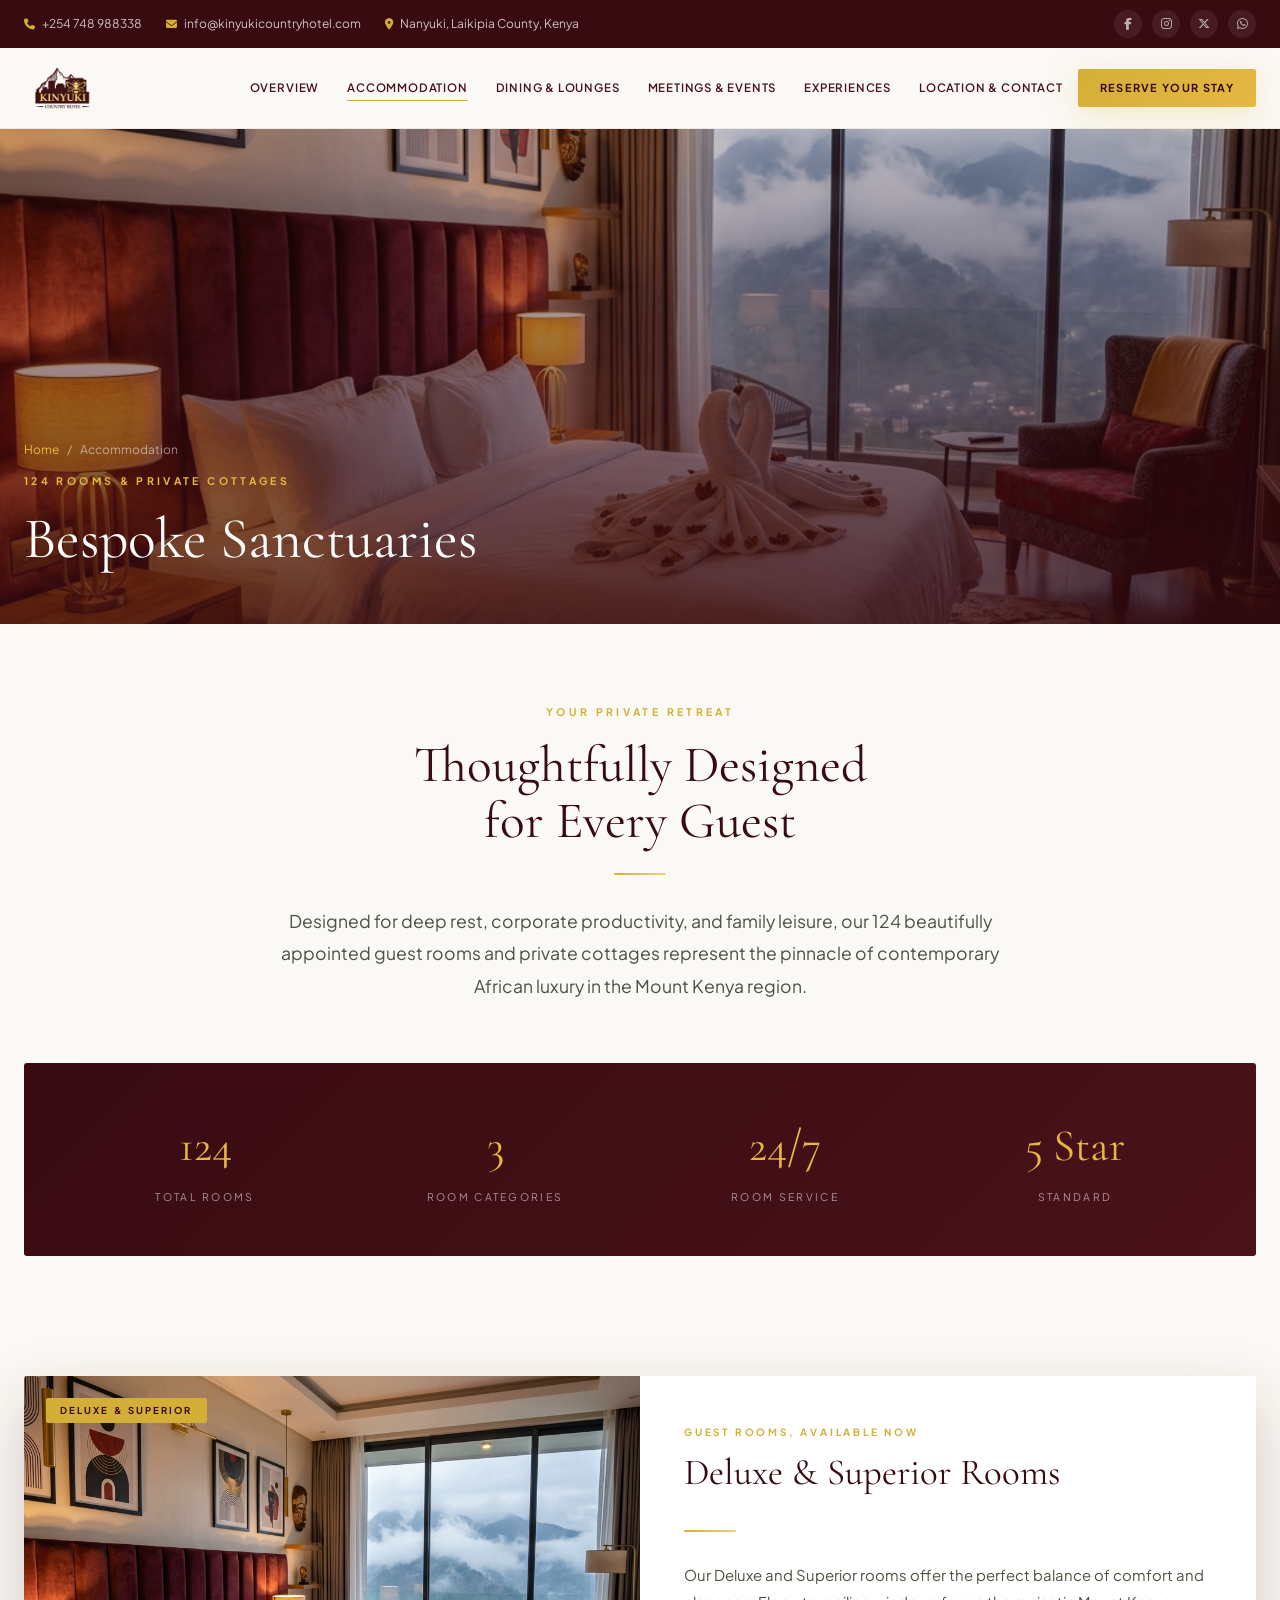
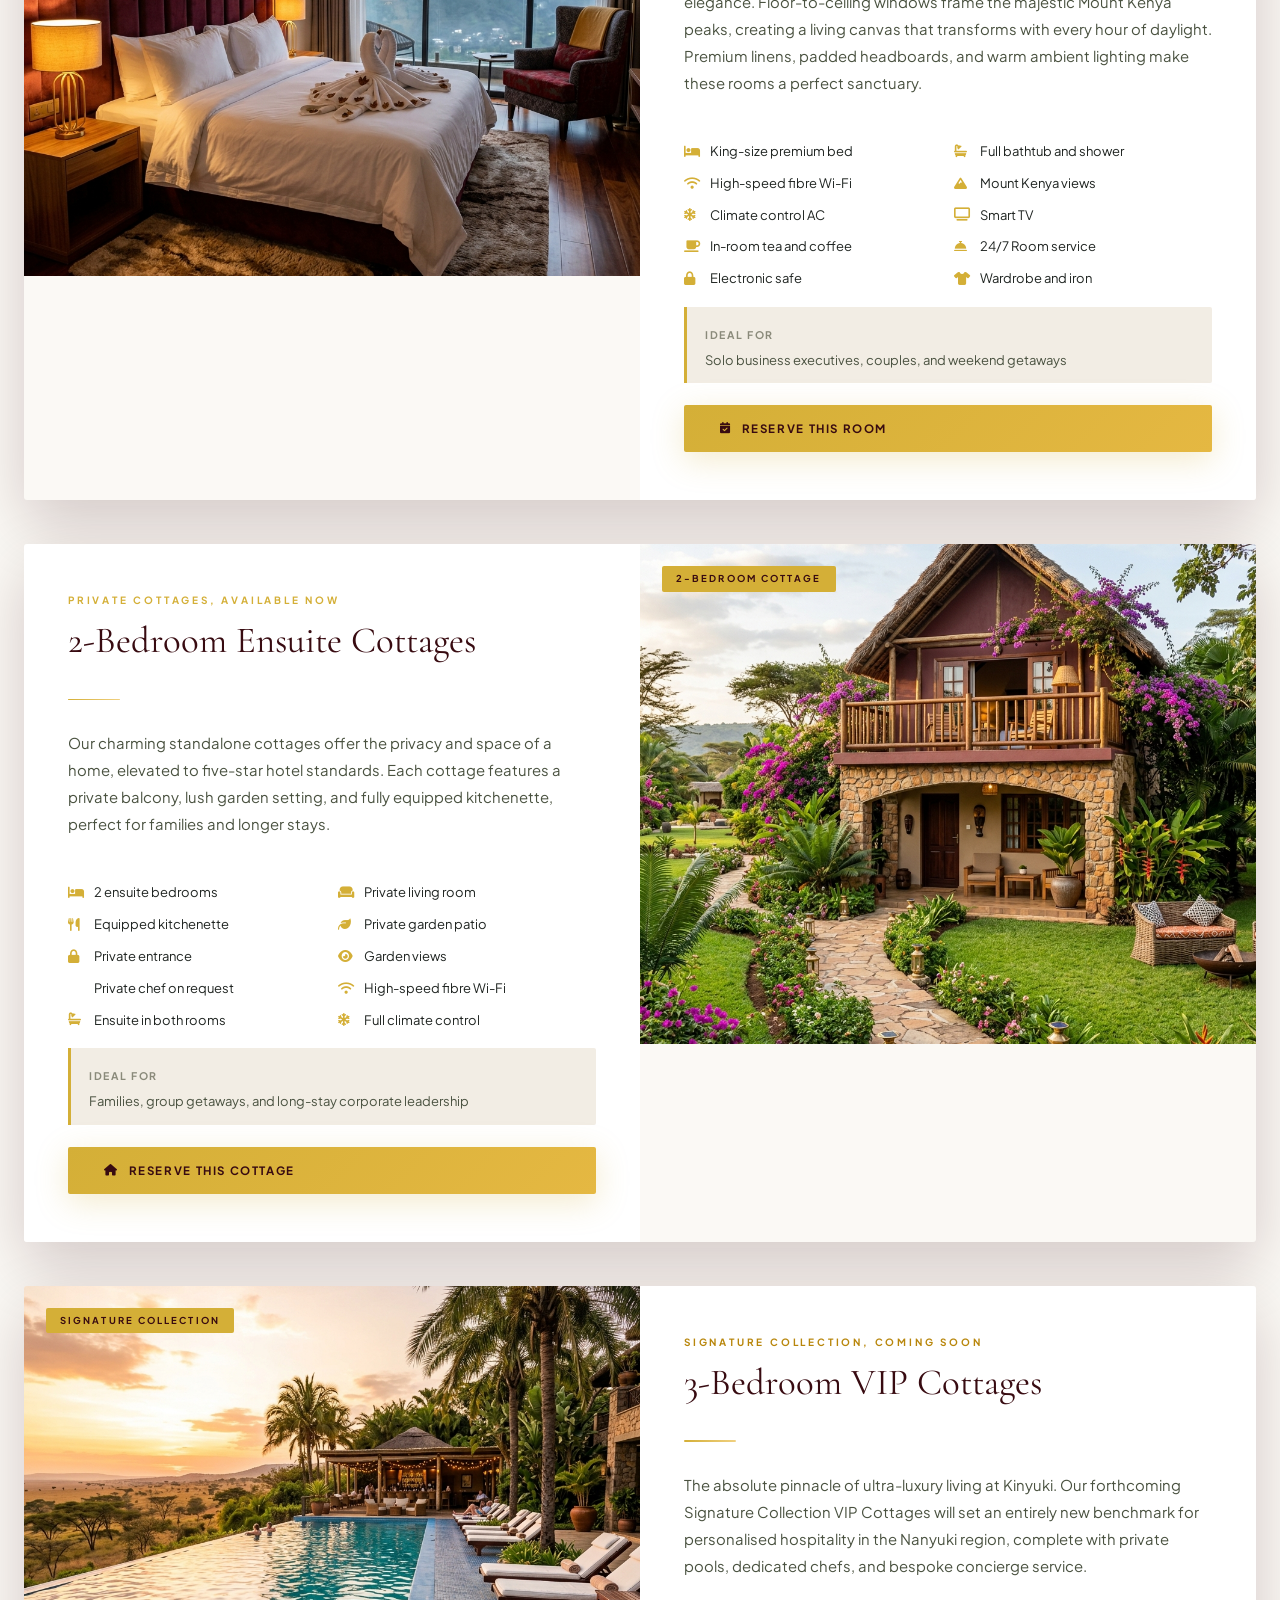
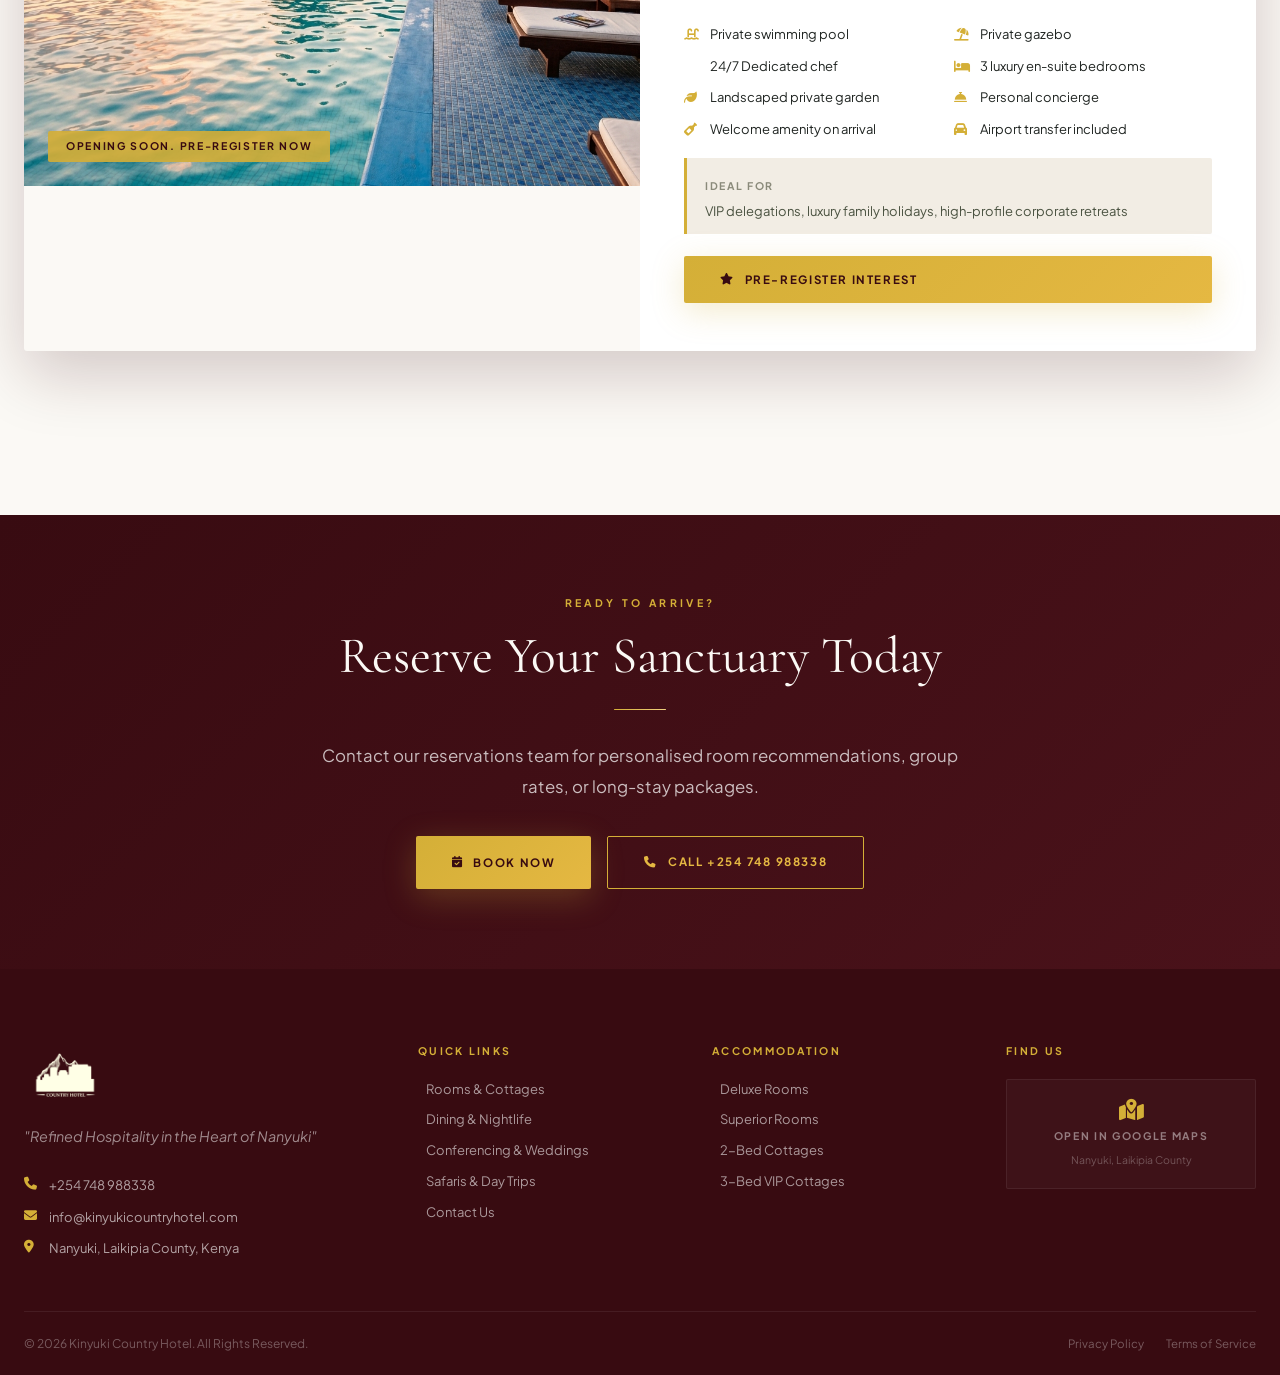
<file: accommodation.html>
<!DOCTYPE html>
<html lang="en">
<head>
  <meta charset="UTF-8" />
  <meta name="viewport" content="width=device-width, initial-scale=1.0" />
  <title>Accommodation | Kinyuki Country Hotel — 124 Luxury Rooms &amp; Cottages, Nanyuki</title>
  <meta name="description" content="Choose from 124 beautifully appointed rooms and private cottages at Kinyuki Country Hotel. Deluxe rooms, 2-bedroom cottages, and VIP 3-bedroom signature cottages." />
  <link rel="icon" type="image/x-icon" href="assets/images/Kinyuki Logo (1).ico" />
  <link rel="stylesheet" href="css/styles.css" />
  <link rel="stylesheet" href="https://cdnjs.cloudflare.com/ajax/libs/font-awesome/6.5.0/css/all.min.css" />
</head>
<body>

  <div id="site-nav"></div>

  <div class="page-hero">
    <img src="assets/images/deluxe_room.png" alt="Luxury guest room at Kinyuki Country Hotel" />
    <div class="page-hero-content">
      <div class="container">
        <div class="breadcrumb"><a href="index.html">Home</a><span>/</span> Accommodation</div>
        <span class="section-label">124 Rooms &amp; Private Cottages</span>
        <h1>Bespoke Sanctuaries</h1>
      </div>
    </div>
  </div>

  <!-- Intro -->
  <section style="padding:80px 0 60px;background:var(--cream);">
    <div class="container">
      <div style="max-width:760px;margin:0 auto;text-align:center;">
        <span class="section-label reveal" style="display:block;text-align:center;">Your Private Retreat</span>
        <h2 class="section-title reveal reveal-delay-1" style="text-align:center;">Thoughtfully Designed<br>for Every Guest</h2>
        <div class="gold-divider centered reveal reveal-delay-1"></div>
        <p class="section-sub reveal reveal-delay-2" style="max-width:100%;font-size:1.1rem;text-align:center;">Designed for deep rest, corporate productivity, and family leisure, our 124 beautifully appointed guest rooms and private cottages represent the pinnacle of contemporary African luxury in the Mount Kenya region.</p>
      </div>
      <div class="acc-highlights reveal">
        <div class="highlight-stat"><span class="num">124</span><span class="lbl">Total Rooms</span></div>
        <div class="highlight-stat"><span class="num">3</span><span class="lbl">Room Categories</span></div>
        <div class="highlight-stat"><span class="num">24/7</span><span class="lbl">Room Service</span></div>
        <div class="highlight-stat"><span class="num">5 Star</span><span class="lbl">Standard</span></div>
      </div>
    </div>
  </section>

  <!-- Full Room Showcases -->
  <section style="padding:0 0 var(--section-py);background:var(--cream);">
    <div class="container">

      <!-- Deluxe & Superior -->
      <div class="room-full-card reveal">
        <div class="room-full-image">
          <span class="room-badge">Deluxe &amp; Superior</span>
          <img src="assets/images/deluxe_room.png" alt="Deluxe and Superior Room at Kinyuki Country Hotel" />
        </div>
        <div class="room-full-info">
          <div class="room-type-label">Guest Rooms, Available Now</div>
          <h2 style="font-size:2.3rem;color:var(--burgundy-deep);font-family:var(--font-serif);margin-bottom:18px;">Deluxe &amp; Superior Rooms</h2>
          <div class="gold-divider"></div>
          <p class="room-desc">Our Deluxe and Superior rooms offer the perfect balance of comfort and elegance. Floor-to-ceiling windows frame the majestic Mount Kenya peaks, creating a living canvas that transforms with every hour of daylight. Premium linens, padded headboards, and warm ambient lighting make these rooms a perfect sanctuary.</p>
          <div class="amenities-full">
            <div class="amenity"><i class="fa fa-bed am-icon"></i> King-size premium bed</div>
            <div class="amenity"><i class="fa fa-bath am-icon"></i> Full bathtub and shower</div>
            <div class="amenity"><i class="fa fa-wifi am-icon"></i> High-speed fibre Wi-Fi</div>
            <div class="amenity"><i class="fa fa-mountain am-icon"></i> Mount Kenya views</div>
            <div class="amenity"><i class="fa fa-snowflake am-icon"></i> Climate control AC</div>
            <div class="amenity"><i class="fa fa-tv am-icon"></i> Smart TV</div>
            <div class="amenity"><i class="fa fa-coffee am-icon"></i> In-room tea and coffee</div>
            <div class="amenity"><i class="fa fa-concierge-bell am-icon"></i> 24/7 Room service</div>
            <div class="amenity"><i class="fa fa-lock am-icon"></i> Electronic safe</div>
            <div class="amenity"><i class="fa fa-tshirt am-icon"></i> Wardrobe and iron</div>
          </div>
          <div class="room-ideal" style="margin-bottom:22px;"><span>Ideal For</span><p>Solo business executives, couples, and weekend getaways</p></div>
          <button class="btn btn-gold" onclick="openBookingModal()" id="book-deluxe-acc"><i class="fa fa-calendar-check"></i> Reserve This Room</button>
        </div>
      </div>

      <!-- 2-Bed Cottage -->
      <div class="room-full-card reveal">
        <div class="room-full-image">
          <span class="room-badge">2-Bedroom Cottage</span>
          <img src="assets/images/cottage_exterior.png" alt="2-Bedroom Ensuite Cottage at Kinyuki Country Hotel" />
        </div>
        <div class="room-full-info">
          <div class="room-type-label">Private Cottages, Available Now</div>
          <h2 style="font-size:2.3rem;color:var(--burgundy-deep);font-family:var(--font-serif);margin-bottom:18px;">2-Bedroom Ensuite Cottages</h2>
          <div class="gold-divider"></div>
          <p class="room-desc">Our charming standalone cottages offer the privacy and space of a home, elevated to five-star hotel standards. Each cottage features a private balcony, lush garden setting, and fully equipped kitchenette, perfect for families and longer stays.</p>
          <div class="amenities-full">
            <div class="amenity"><i class="fa fa-bed am-icon"></i> 2 ensuite bedrooms</div>
            <div class="amenity"><i class="fa fa-couch am-icon"></i> Private living room</div>
            <div class="amenity"><i class="fa fa-utensils am-icon"></i> Equipped kitchenette</div>
            <div class="amenity"><i class="fa fa-leaf am-icon"></i> Private garden patio</div>
            <div class="amenity"><i class="fa fa-lock am-icon"></i> Private entrance</div>
            <div class="amenity"><i class="fa fa-eye am-icon"></i> Garden views</div>
            <div class="amenity"><i class="fa fa-hat-chef am-icon"></i> Private chef on request</div>
            <div class="amenity"><i class="fa fa-wifi am-icon"></i> High-speed fibre Wi-Fi</div>
            <div class="amenity"><i class="fa fa-bath am-icon"></i> Ensuite in both rooms</div>
            <div class="amenity"><i class="fa fa-snowflake am-icon"></i> Full climate control</div>
          </div>
          <div class="room-ideal" style="margin-bottom:22px;"><span>Ideal For</span><p>Families, group getaways, and long-stay corporate leadership</p></div>
          <button class="btn btn-gold" onclick="openBookingModal()" id="book-cottage2-acc"><i class="fa fa-home"></i> Reserve This Cottage</button>
        </div>
      </div>

      <!-- 3-Bed VIP -->
      <div class="room-full-card reveal">
        <div class="room-full-image">
          <span class="room-badge" style="background:var(--gold);color:var(--burgundy-deep);">Signature Collection</span>
          <img src="assets/images/pool_bar.png" alt="3-Bedroom VIP Cottage at Kinyuki Country Hotel" />
          <div style="position:absolute;bottom:24px;left:24px;z-index:3;background:rgba(212,175,55,0.90);color:var(--burgundy-deep);padding:7px 18px;border-radius:2px;font-size:10.5px;font-weight:700;letter-spacing:0.16em;text-transform:uppercase;">Opening Soon. Pre-Register Now</div>
        </div>
        <div class="room-full-info">
          <div class="room-type-label" style="color:#B8860B;">Signature Collection, Coming Soon</div>
          <h2 style="font-size:2.3rem;color:var(--burgundy-deep);font-family:var(--font-serif);margin-bottom:18px;">3-Bedroom VIP Cottages</h2>
          <div class="gold-divider"></div>
          <p class="room-desc">The absolute pinnacle of ultra-luxury living at Kinyuki. Our forthcoming Signature Collection VIP Cottages will set an entirely new benchmark for personalised hospitality in the Nanyuki region, complete with private pools, dedicated chefs, and bespoke concierge service.</p>
          <div class="amenities-full">
            <div class="amenity"><i class="fa fa-swimming-pool am-icon"></i> Private swimming pool</div>
            <div class="amenity"><i class="fa fa-umbrella-beach am-icon"></i> Private gazebo</div>
            <div class="amenity"><i class="fa fa-hat-chef am-icon"></i> 24/7 Dedicated chef</div>
            <div class="amenity"><i class="fa fa-bed am-icon"></i> 3 luxury en-suite bedrooms</div>
            <div class="amenity"><i class="fa fa-leaf am-icon"></i> Landscaped private garden</div>
            <div class="amenity"><i class="fa fa-concierge-bell am-icon"></i> Personal concierge</div>
            <div class="amenity"><i class="fa fa-wine-bottle am-icon"></i> Welcome amenity on arrival</div>
            <div class="amenity"><i class="fa fa-car am-icon"></i> Airport transfer included</div>
          </div>
          <div class="room-ideal" style="margin-bottom:22px;"><span>Ideal For</span><p>VIP delegations, luxury family holidays, high-profile corporate retreats</p></div>
          <button class="btn btn-gold" onclick="openBookingModal()" id="book-vip-acc"><i class="fa fa-star"></i> Pre-Register Interest</button>
        </div>
      </div>

    </div>
  </section>

  <!-- CTA -->
  <section style="padding:80px 0;background:linear-gradient(135deg,var(--burgundy-deep),var(--burgundy));text-align:center;">
    <div class="container">
      <span class="section-label reveal" style="display:block;text-align:center;">Ready to Arrive?</span>
      <h2 class="section-title light reveal reveal-delay-1">Reserve Your Sanctuary Today</h2>
      <div class="gold-divider centered reveal reveal-delay-1"></div>
      <p class="section-sub light reveal reveal-delay-2" style="margin:0 auto 34px;">Contact our reservations team for personalised room recommendations, group rates, or long-stay packages.</p>
      <div style="display:flex;gap:16px;justify-content:center;flex-wrap:wrap;" class="reveal reveal-delay-3">
        <button class="btn btn-gold" onclick="openBookingModal()" id="acc-book-cta">
          <i class="fa fa-calendar-check"></i> Book Now
        </button>
        <a href="tel:+254748988338" class="btn btn-outline-gold">
          <i class="fa fa-phone"></i> Call +254 748 988338
        </a>
      </div>
    </div>
  </section>

  <!-- Footer -->
  <footer>
    <div class="container">
      <div class="footer-main">
        <div><img src="assets/images/logo.png" alt="Kinyuki Country Hotel" class="footer-logo-img" /><p class="footer-slogan">"Refined Hospitality in the Heart of Nanyuki"</p><div class="footer-contact-list"><div class="footer-contact-item"><i class="fa fa-phone fc-icon"></i><a href="tel:+254748988338">+254 748 988338</a></div><div class="footer-contact-item"><i class="fa fa-envelope fc-icon"></i><a href="mailto:info@kinyukicountryhotel.com">info@kinyukicountryhotel.com</a></div><div class="footer-contact-item"><i class="fa fa-map-marker-alt fc-icon"></i><span>Nanyuki, Laikipia County, Kenya</span></div></div></div>
        <div class="footer-col"><h4>Quick Links</h4><div class="footer-links"><a href="accommodation.html">Rooms &amp; Cottages</a><a href="dining.html">Dining &amp; Nightlife</a><a href="events.html">Conferencing &amp; Weddings</a><a href="experiences.html">Safaris &amp; Day Trips</a><a href="contact.html">Contact Us</a></div></div>
        <div class="footer-col"><h4>Accommodation</h4><div class="footer-links"><a href="accommodation.html">Deluxe Rooms</a><a href="accommodation.html">Superior Rooms</a><a href="accommodation.html">2-Bed Cottages</a><a href="accommodation.html">3-Bed VIP Cottages</a></div></div>
        <div class="footer-col"><h4>Find Us</h4><a href="https://maps.google.com/?q=Kinyuki+Country+Hotel" target="_blank" class="footer-map-link"><i class="fa fa-map-marked-alt fm-icon"></i><span class="fm-label">Open in Google Maps</span><span class="fm-sub">Nanyuki, Laikipia County</span></a></div>
      </div>
      <div class="footer-bottom"><p class="footer-copyright">© 2026 Kinyuki Country Hotel. All Rights Reserved.</p><div class="footer-legal"><a href="#">Privacy Policy</a><a href="#">Terms of Service</a></div></div>
    </div>
  </footer>

  <div class="modal-overlay" id="booking-modal"><div class="modal"><div class="modal-header"><h2>Reserve Your Stay</h2><button class="modal-close" onclick="closeBookingModal()">&times;</button></div><div class="modal-body"><form id="booking-form" onsubmit="submitBooking(event)"><div class="form-row"><div class="form-group"><label>Full Name</label><input type="text" id="b-name" required /></div><div class="form-group"><label>Email Address</label><input type="email" id="b-email" required /></div></div><div class="form-row"><div class="form-group"><label>Phone Number</label><input type="tel" id="b-phone" required /></div><div class="form-group"><label>Room Type</label><select id="b-room"><option>Deluxe Room</option><option>Superior Room</option><option>2-Bed Ensuite Cottage</option><option>3-Bed VIP Cottage</option></select></div></div><div class="form-row"><div class="form-group"><label>Check-In Date</label><input type="date" id="b-checkin" required /></div><div class="form-group"><label>Check-Out Date</label><input type="date" id="b-checkout" required /></div></div><div class="form-group"><label>Special Requests</label><textarea id="b-notes"></textarea></div><button type="submit" class="form-submit" id="booking-submit-btn">Send Reservation Enquiry</button></form></div></div></div>
  <div class="modal-overlay" id="rfq-modal"><div class="modal"><div class="modal-header"><h2>Event Enquiry</h2><button class="modal-close" onclick="closeRFQModal()">&times;</button></div><div class="modal-body"><form id="rfq-form" onsubmit="submitRFQ(event)"><div class="form-row"><div class="form-group"><label>Name</label><input type="text" id="r-name" required /></div><div class="form-group"><label>Email</label><input type="email" id="r-email" required /></div></div><div class="form-group"><label>Phone</label><input type="tel" id="r-phone" required /></div><div class="form-group"><label>Event Type</label><select id="r-type"><option>Corporate Conference</option><option>Wedding</option><option>Gala Dinner</option><option>Other</option></select></div><div class="form-group"><label>Date</label><input type="date" id="r-date" required /></div><div class="form-group"><label>Details</label><textarea id="r-notes"></textarea></div><button type="submit" class="form-submit" id="rfq-submit-btn">Submit Request for Quote</button></form></div></div></div>

  <div class="sticky-cta" id="sticky-cta"><button class="sticky-btn" onclick="openBookingModal()" id="sticky-acc-btn"><i class="fa fa-calendar-check"></i> Reserve Your Stay</button></div>
  <script src="js/shared-nav.js"></script>
  <script src="js/main.js"></script>
</body>
</html>
</file>
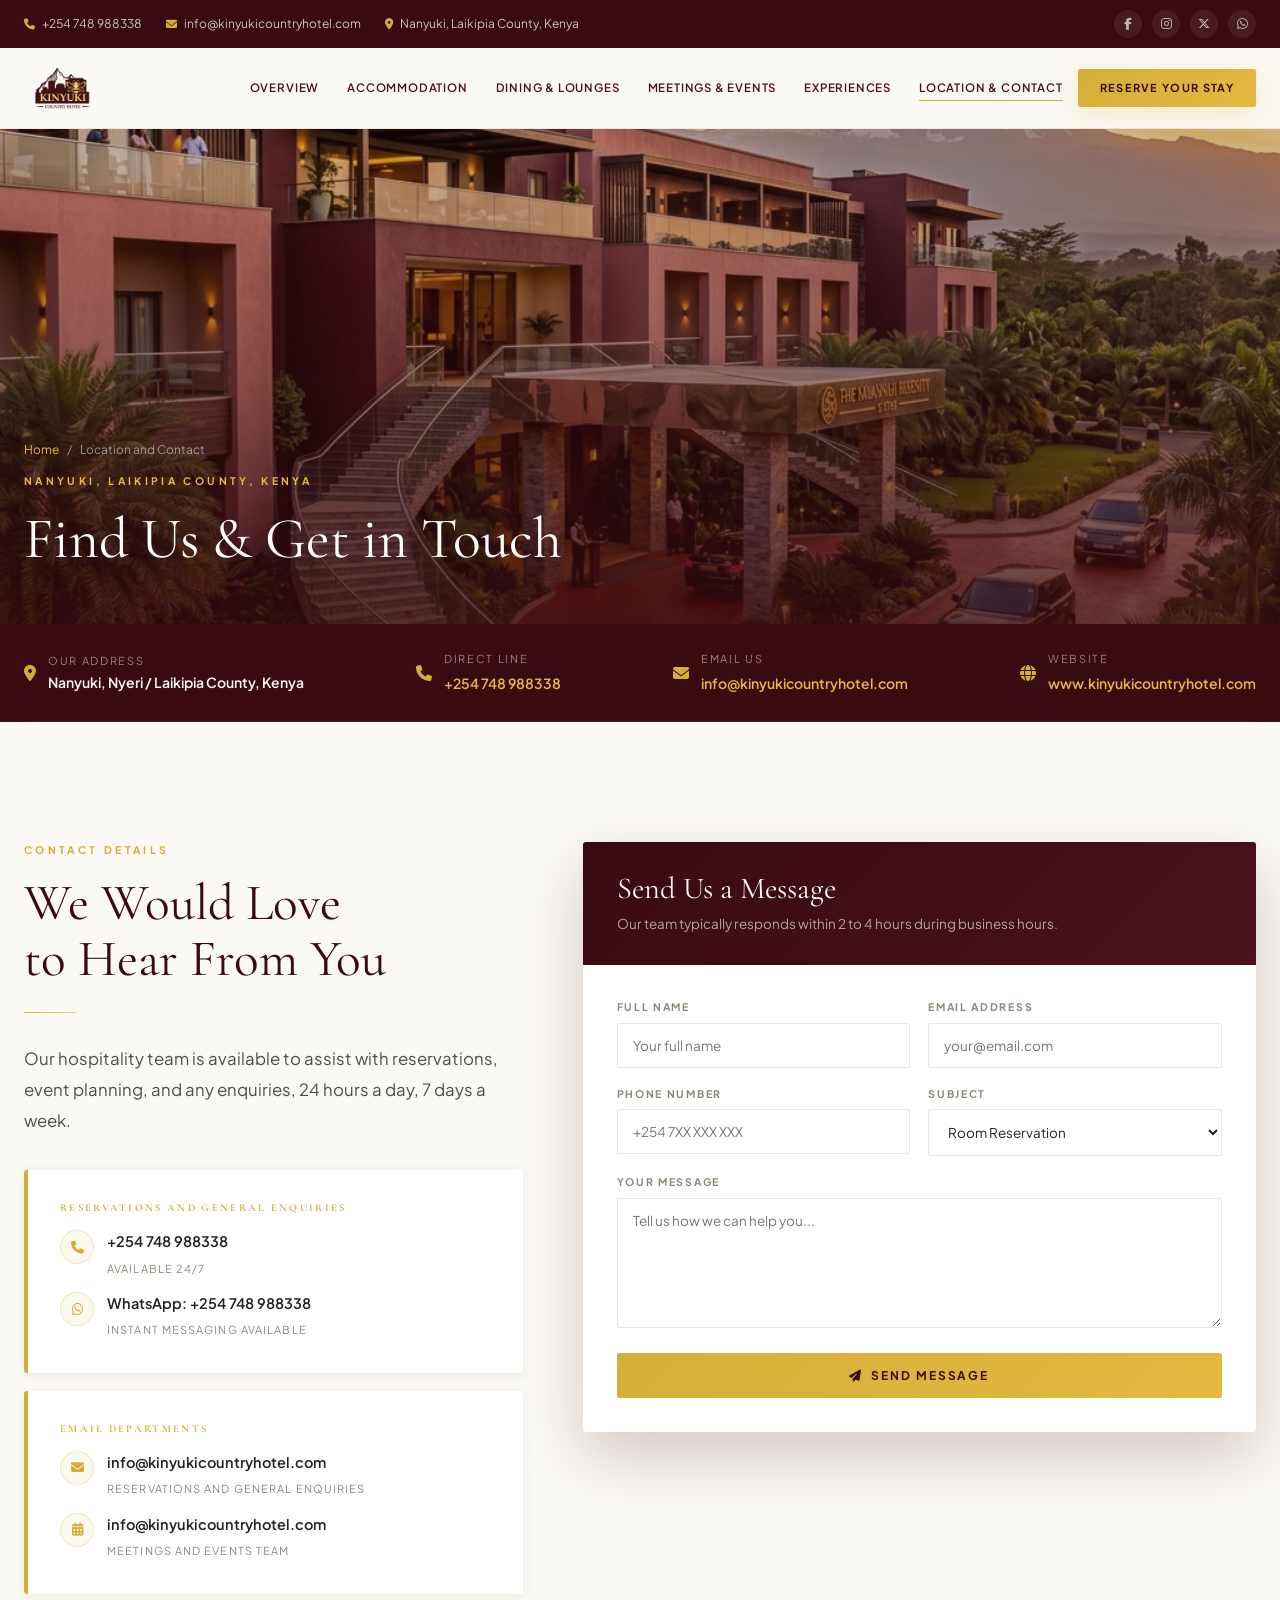
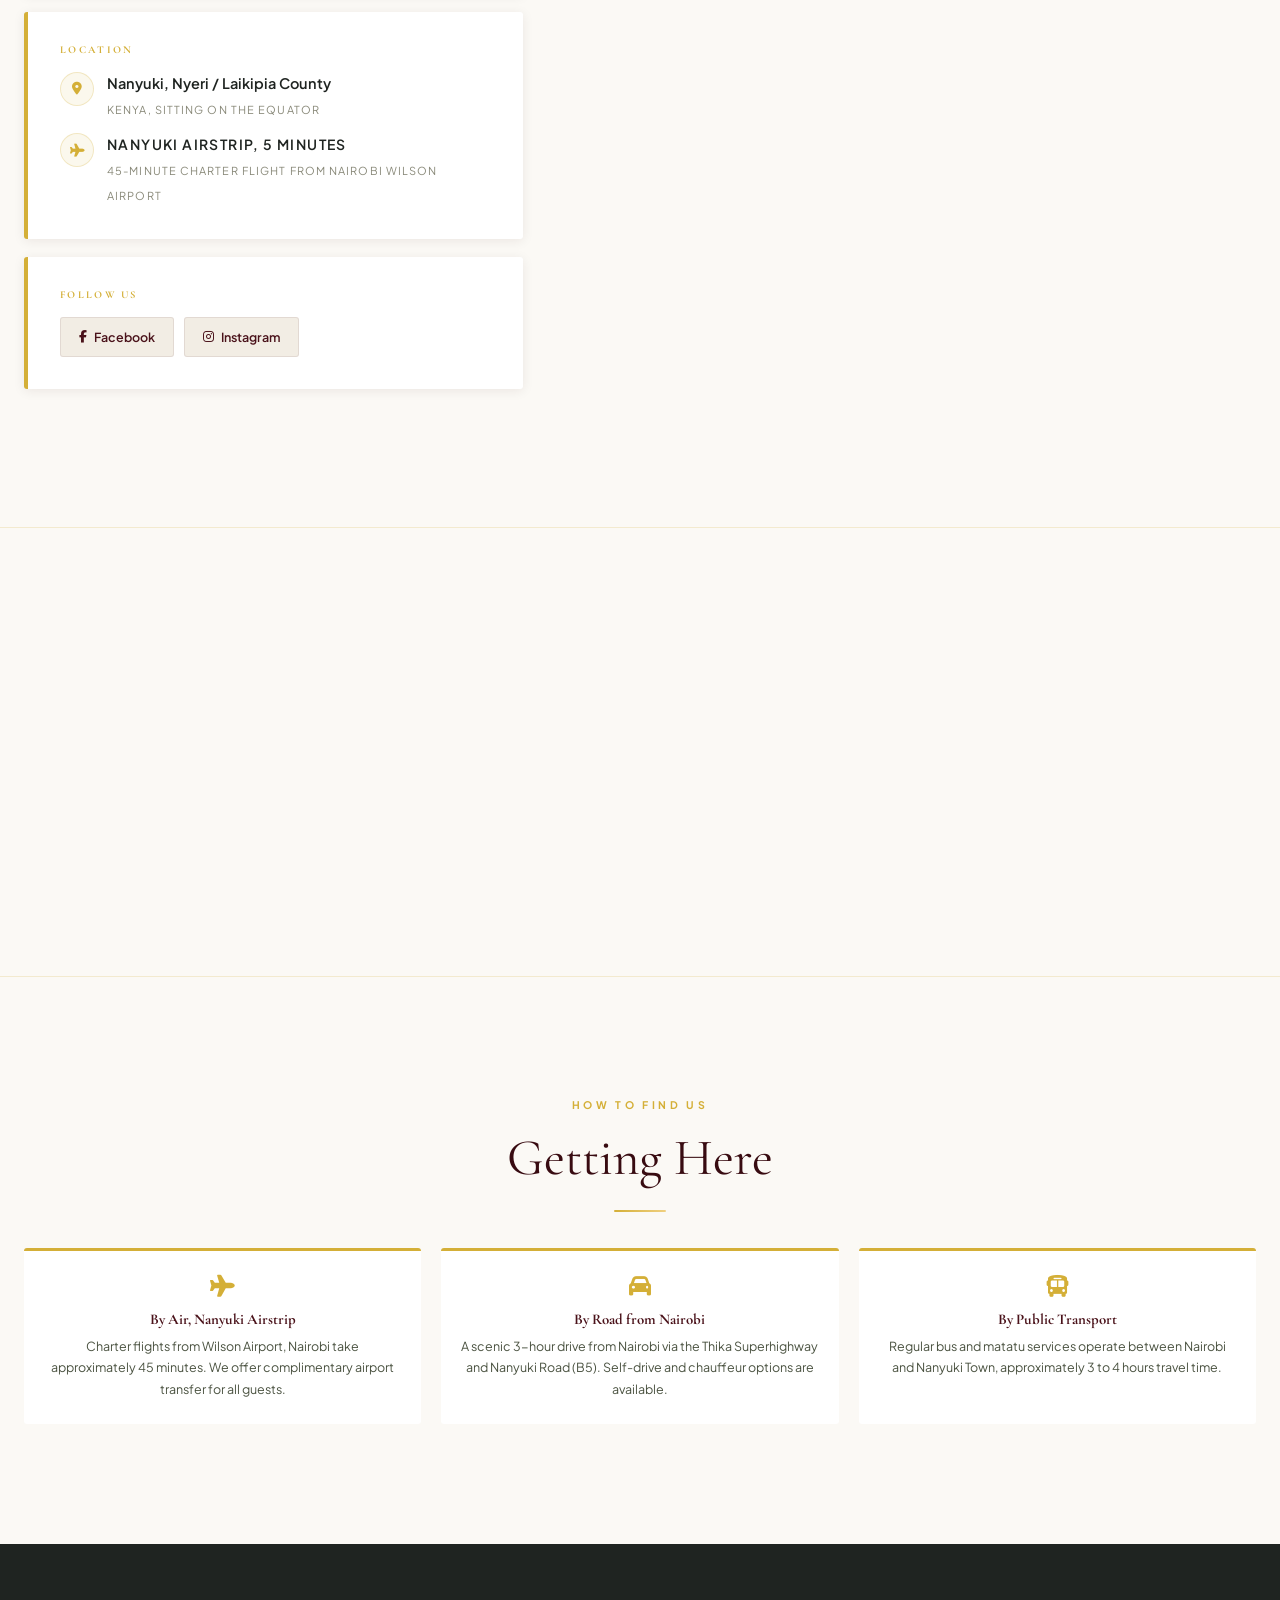
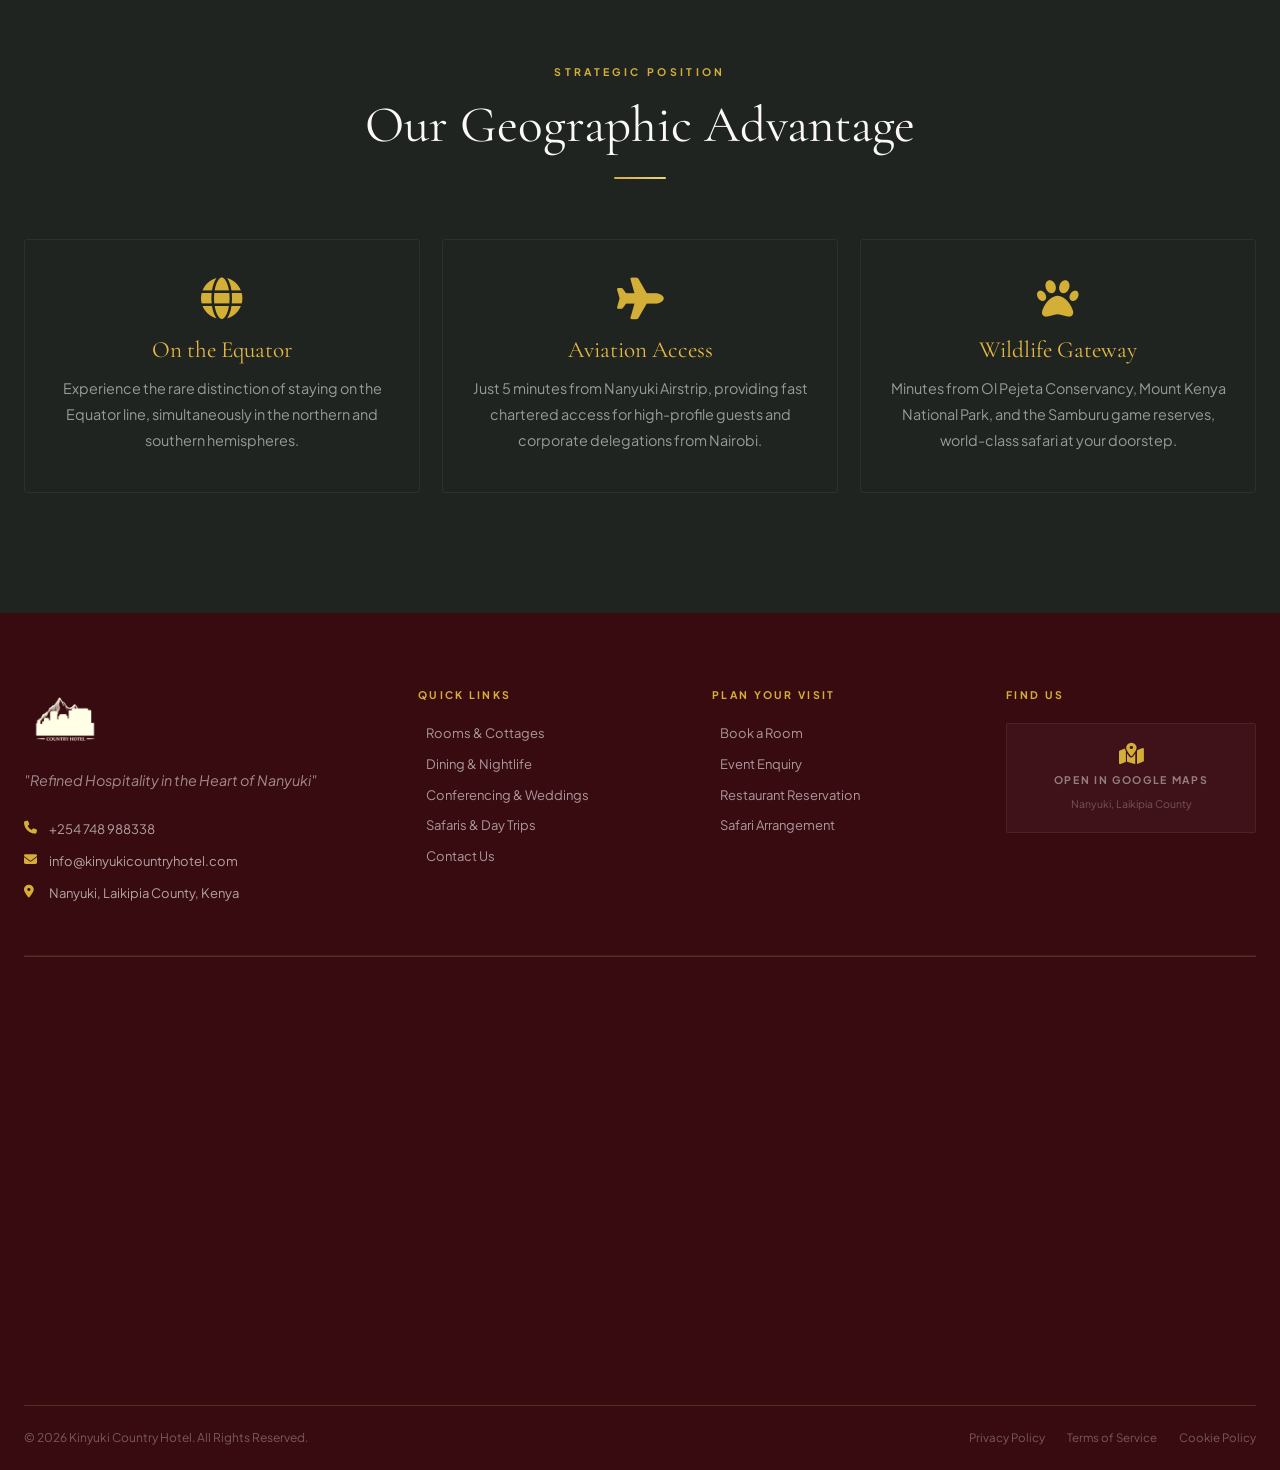
<file: contact.html>
<!DOCTYPE html>
<html lang="en">
<head>
  <meta charset="UTF-8" />
  <meta name="viewport" content="width=device-width, initial-scale=1.0" />
  <title>Location &amp; Contact | Kinyuki Country Hotel — Nanyuki, Laikipia County, Kenya</title>
  <meta name="description" content="Contact Kinyuki Country Hotel in Nanyuki, Kenya. Call +254 748 988338, email info@kinyukicountryhotel.com. Located on the Equator, minutes from Nanyuki Airstrip." />
  <link rel="icon" type="image/x-icon" href="assets/images/Kinyuki Logo (1).ico" />
  <link rel="stylesheet" href="css/styles.css" />
  <link rel="stylesheet" href="https://cdnjs.cloudflare.com/ajax/libs/font-awesome/6.5.0/css/all.min.css" />
  <style>
    .contact-grid { display: grid; grid-template-columns: 1fr 1.35fr; gap: 60px; align-items: start; }
    .contact-form-wrap { background: var(--white); border-radius: 3px; overflow: hidden; box-shadow: var(--shadow-lg); }
    .contact-form-header { background: linear-gradient(135deg, var(--burgundy-deep), var(--burgundy)); padding: 30px 34px; }
    .contact-form-header h2 { font-family: var(--font-serif); font-size: 1.9rem; color: var(--cream); margin-bottom: 6px; }
    .contact-form-header p { font-size: 13.5px; color: rgba(255,255,255,0.62); }
    .contact-form-body { padding: 34px; }
    .directions-cards { display: grid; grid-template-columns: repeat(3,1fr); gap: 20px; margin-top: 28px; }
    .direction-card { background: var(--white); border-radius: 3px; padding: 24px 20px; border-top: 3px solid var(--gold); text-align: center; }
    .direction-card .d-icon { color: var(--gold); font-size: 22px; margin-bottom: 14px; }
    .direction-card h4 { font-size: 0.93rem; font-weight: 700; color: var(--burgundy); margin-bottom: 8px; }
    .direction-card p { font-size: 12.5px; color: var(--slate); line-height: 1.72; }
    @media (max-width: 900px) {
      .contact-grid { grid-template-columns: 1fr; }
      .directions-cards { grid-template-columns: 1fr; }
    }
  </style>
</head>
<body>

  <div id="site-nav"></div>

  <div class="page-hero">
    <img src="assets/images/hotel_exterior.png" alt="Kinyuki Country Hotel exterior, Nanyuki Kenya" />
    <div class="page-hero-content">
      <div class="container">
        <div class="breadcrumb"><a href="index.html">Home</a><span>/</span> Location and Contact</div>
        <span class="section-label">Nanyuki, Laikipia County, Kenya</span>
        <h1>Find Us &amp; Get in Touch</h1>
      </div>
    </div>
  </div>

  <!-- Location Strip -->
  <div style="background:var(--burgundy-deep);padding:0;">
    <div class="container">
      <div style="display:flex;align-items:center;justify-content:space-between;gap:24px;padding:26px 0;flex-wrap:wrap;border-bottom:1px solid rgba(255,255,255,0.07);">
        <div style="display:flex;align-items:center;gap:12px;"><i class="fa fa-map-marker-alt" style="font-size:16px;color:var(--gold);"></i><div><div style="font-size:11px;color:rgba(255,255,255,0.48);letter-spacing:0.15em;text-transform:uppercase;margin-bottom:2px;">Our Address</div><div style="font-size:14px;font-weight:600;color:var(--cream);">Nanyuki, Nyeri / Laikipia County, Kenya</div></div></div>
        <div style="display:flex;align-items:center;gap:12px;"><i class="fa fa-phone" style="font-size:16px;color:var(--gold);"></i><div><div style="font-size:11px;color:rgba(255,255,255,0.48);letter-spacing:0.15em;text-transform:uppercase;margin-bottom:2px;">Direct Line</div><a href="tel:+254748988338" style="font-size:14px;font-weight:600;color:var(--gold-light);">+254 748 988338</a></div></div>
        <div style="display:flex;align-items:center;gap:12px;"><i class="fa fa-envelope" style="font-size:16px;color:var(--gold);"></i><div><div style="font-size:11px;color:rgba(255,255,255,0.48);letter-spacing:0.15em;text-transform:uppercase;margin-bottom:2px;">Email Us</div><a href="mailto:info@kinyukicountryhotel.com" style="font-size:14px;font-weight:600;color:var(--gold-light);">info@kinyukicountryhotel.com</a></div></div>
        <div style="display:flex;align-items:center;gap:12px;"><i class="fa fa-globe" style="font-size:16px;color:var(--gold);"></i><div><div style="font-size:11px;color:rgba(255,255,255,0.48);letter-spacing:0.15em;text-transform:uppercase;margin-bottom:2px;">Website</div><a href="#" style="font-size:14px;font-weight:600;color:var(--gold-light);">www.kinyukicountryhotel.com</a></div></div>
      </div>
    </div>
  </div>

  <!-- Contact and Form -->
  <section style="padding:var(--section-py) 0;background:var(--cream);">
    <div class="container">
      <div class="contact-grid">

        <!-- Info Panel -->
        <div>
          <span class="section-label reveal">Contact Details</span>
          <h2 class="section-title reveal reveal-delay-1">We Would Love<br>to Hear From You</h2>
          <div class="gold-divider reveal reveal-delay-1"></div>
          <p class="section-sub reveal reveal-delay-2" style="margin-bottom:34px;">Our hospitality team is available to assist with reservations, event planning, and any enquiries, 24 hours a day, 7 days a week.</p>

          <div class="contact-info-card reveal">
            <h3>Reservations and General Enquiries</h3>
            <div class="contact-row">
              <div class="c-icon"><i class="fa fa-phone"></i></div>
              <div class="c-text">
                <a href="tel:+254748988338">+254 748 988338</a>
                <span>Available 24/7</span>
              </div>
            </div>
            <div class="contact-row">
              <div class="c-icon"><i class="fab fa-whatsapp"></i></div>
              <div class="c-text">
                <a href="https://wa.me/254748988338" target="_blank">WhatsApp: +254 748 988338</a>
                <span>Instant messaging available</span>
              </div>
            </div>
          </div>

          <div class="contact-info-card reveal reveal-delay-1">
            <h3>Email Departments</h3>
            <div class="contact-row">
              <div class="c-icon"><i class="fa fa-envelope"></i></div>
              <div class="c-text">
                <a href="mailto:info@kinyukicountryhotel.com">info@kinyukicountryhotel.com</a>
                <span>Reservations and General Enquiries</span>
              </div>
            </div>
            <div class="contact-row">
              <div class="c-icon"><i class="fa fa-calendar-alt"></i></div>
              <div class="c-text">
                <a href="mailto:info@kinyukicountryhotel.com">info@kinyukicountryhotel.com</a>
                <span>Meetings and Events Team</span>
              </div>
            </div>
          </div>

          <div class="contact-info-card reveal reveal-delay-2">
            <h3>Location</h3>
            <div class="contact-row">
              <div class="c-icon"><i class="fa fa-map-marker-alt"></i></div>
              <div class="c-text">
                <a href="https://maps.google.com/?q=Kinyuki+Country+Hotel+Nanyuki" target="_blank">Nanyuki, Nyeri / Laikipia County</a>
                <span>Kenya, sitting on the Equator</span>
              </div>
            </div>
            <div class="contact-row">
              <div class="c-icon"><i class="fa fa-plane"></i></div>
              <div class="c-text">
                <span style="font-size:14px;font-weight:600;color:var(--charcoal);display:block;">Nanyuki Airstrip, 5 minutes</span>
                <span>45-minute charter flight from Nairobi Wilson Airport</span>
              </div>
            </div>
          </div>

          <div class="contact-info-card reveal reveal-delay-3">
            <h3>Follow Us</h3>
            <div style="display:flex;gap:10px;margin-top:4px;">
              <a href="#" style="display:flex;align-items:center;gap:7px;padding:9px 18px;background:var(--cream-dark);border-radius:3px;font-size:12.5px;font-weight:600;color:var(--burgundy);border:1px solid rgba(74,18,26,0.09);transition:all 0.2s;" onmouseover="this.style.background='var(--burgundy)';this.style.color='var(--cream)'" onmouseout="this.style.background='var(--cream-dark)';this.style.color='var(--burgundy)'"><i class="fab fa-facebook-f"></i> Facebook</a>
              <a href="#" style="display:flex;align-items:center;gap:7px;padding:9px 18px;background:var(--cream-dark);border-radius:3px;font-size:12.5px;font-weight:600;color:var(--burgundy);border:1px solid rgba(74,18,26,0.09);transition:all 0.2s;" onmouseover="this.style.background='var(--burgundy)';this.style.color='var(--cream)'" onmouseout="this.style.background='var(--cream-dark)';this.style.color='var(--burgundy)'"><i class="fab fa-instagram"></i> Instagram</a>
            </div>
          </div>
        </div>

        <!-- Contact Form -->
        <div class="reveal reveal-delay-1">
          <div class="contact-form-wrap">
            <div class="contact-form-header">
              <h2>Send Us a Message</h2>
              <p>Our team typically responds within 2 to 4 hours during business hours.</p>
            </div>
            <div class="contact-form-body">
              <form id="contact-form" onsubmit="submitContactForm(event)">
                <div class="form-row">
                  <div class="form-group"><label for="c-name">Full Name</label><input type="text" id="c-name" required placeholder="Your full name" /></div>
                  <div class="form-group"><label for="c-email">Email Address</label><input type="email" id="c-email" required placeholder="your@email.com" /></div>
                </div>
                <div class="form-row">
                  <div class="form-group"><label for="c-phone">Phone Number</label><input type="tel" id="c-phone" placeholder="+254 7XX XXX XXX" /></div>
                  <div class="form-group"><label for="c-subject">Subject</label>
                    <select id="c-subject">
                      <option>Room Reservation</option>
                      <option>Event or Conference Enquiry</option>
                      <option>Dining Reservation</option>
                      <option>Safari or Activities</option>
                      <option>Wedding Enquiry</option>
                      <option>General Enquiry</option>
                      <option>Partnership or Business</option>
                    </select>
                  </div>
                </div>
                <div class="form-group"><label for="c-message">Your Message</label><textarea id="c-message" required placeholder="Tell us how we can help you..." style="min-height:130px;"></textarea></div>
                <button type="submit" class="form-submit" id="contact-submit-btn">
                  <i class="fa fa-paper-plane"></i> &nbsp;Send Message
                </button>
              </form>
            </div>
          </div>
        </div>

      </div>
    </div>
  </section>

  <!-- Google Map -->
  <div class="map-container reveal">
    <iframe
      src="https://www.google.com/maps/embed?pb=!1m18!1m12!1m3!1d82583.0769201522!2d36.99770835873363!3d-0.00838916122860489!2m3!1f0!2f0!3f0!3m2!1f0!2f0!3f0!3m2!1i1024!2i768!4f13.1!3m3!1m2!1s0x18281dc6771fd357%3A0xd5276d6fa4055410!2sKinyuki%20Country%20Hotel!5e0!3m2!1sen!2ske!4v1789384541715!5m2!1sen!2ske"
      width="100%"
      height="100%"
      style="border:0;"
      allowfullscreen=""
      loading="lazy"
      referrerpolicy="strict-origin-when-cross-origin"
      title="Kinyuki Country Hotel — Google Maps">
    </iframe>
  </div>

  <!-- Directions -->
  <section style="padding:var(--section-py) 0;background:var(--cream);">
    <div class="container">
      <div style="text-align:center;margin-bottom:36px;">
        <span class="section-label reveal" style="display:block;text-align:center;">How to Find Us</span>
        <h2 class="section-title reveal reveal-delay-1" style="text-align:center;">Getting Here</h2>
        <div class="gold-divider centered reveal reveal-delay-1"></div>
      </div>
      <div class="directions-cards reveal">
        <div class="direction-card">
          <i class="fa fa-plane d-icon"></i>
          <h4>By Air, Nanyuki Airstrip</h4>
          <p>Charter flights from Wilson Airport, Nairobi take approximately 45 minutes. We offer complimentary airport transfer for all guests.</p>
        </div>
        <div class="direction-card">
          <i class="fa fa-car d-icon"></i>
          <h4>By Road from Nairobi</h4>
          <p>A scenic 3-hour drive from Nairobi via the Thika Superhighway and Nanyuki Road (B5). Self-drive and chauffeur options are available.</p>
        </div>
        <div class="direction-card">
          <i class="fa fa-bus d-icon"></i>
          <h4>By Public Transport</h4>
          <p>Regular bus and matatu services operate between Nairobi and Nanyuki Town, approximately 3 to 4 hours travel time.</p>
        </div>
      </div>
    </div>
  </section>

  <!-- Location Highlights -->
  <section style="padding:var(--section-py) 0;background:var(--charcoal);">
    <div class="container">
      <div style="text-align:center;margin-bottom:60px;">
        <span class="section-label reveal" style="display:block;text-align:center;">Strategic Position</span>
        <h2 class="section-title light reveal reveal-delay-1" style="text-align:center;">Our Geographic Advantage</h2>
        <div class="gold-divider centered reveal reveal-delay-1"></div>
      </div>
      <div style="display:grid;grid-template-columns:repeat(3,1fr);gap:22px;" class="reveal">
        <div style="text-align:center;padding:38px 26px;border:1px solid rgba(255,255,255,0.06);border-radius:3px;transition:var(--transition-smooth);" onmouseover="this.style.background='rgba(212,175,55,0.06)';this.style.borderColor='rgba(212,175,55,0.24)'" onmouseout="this.style.background='';this.style.borderColor='rgba(255,255,255,0.06)'">
          <i class="fa fa-globe" style="font-size:2.6rem;color:var(--gold);margin-bottom:18px;display:block;"></i>
          <h3 style="font-family:var(--font-serif);color:var(--gold-light);margin-bottom:12px;font-size:1.45rem;">On the Equator</h3>
          <p style="font-size:0.90rem;color:rgba(255,255,255,0.54);line-height:1.80;">Experience the rare distinction of staying on the Equator line, simultaneously in the northern and southern hemispheres.</p>
        </div>
        <div style="text-align:center;padding:38px 26px;border:1px solid rgba(255,255,255,0.06);border-radius:3px;transition:var(--transition-smooth);" onmouseover="this.style.background='rgba(212,175,55,0.06)';this.style.borderColor='rgba(212,175,55,0.24)'" onmouseout="this.style.background='';this.style.borderColor='rgba(255,255,255,0.06)'">
          <i class="fa fa-plane" style="font-size:2.6rem;color:var(--gold);margin-bottom:18px;display:block;"></i>
          <h3 style="font-family:var(--font-serif);color:var(--gold-light);margin-bottom:12px;font-size:1.45rem;">Aviation Access</h3>
          <p style="font-size:0.90rem;color:rgba(255,255,255,0.54);line-height:1.80;">Just 5 minutes from Nanyuki Airstrip, providing fast chartered access for high-profile guests and corporate delegations from Nairobi.</p>
        </div>
        <div style="text-align:center;padding:38px 26px;border:1px solid rgba(255,255,255,0.06);border-radius:3px;transition:var(--transition-smooth);" onmouseover="this.style.background='rgba(212,175,55,0.06)';this.style.borderColor='rgba(212,175,55,0.24)'" onmouseout="this.style.background='';this.style.borderColor='rgba(255,255,255,0.06)'">
          <i class="fa fa-paw" style="font-size:2.6rem;color:var(--gold);margin-bottom:18px;display:block;"></i>
          <h3 style="font-family:var(--font-serif);color:var(--gold-light);margin-bottom:12px;font-size:1.45rem;">Wildlife Gateway</h3>
          <p style="font-size:0.90rem;color:rgba(255,255,255,0.54);line-height:1.80;">Minutes from Ol Pejeta Conservancy, Mount Kenya National Park, and the Samburu game reserves, world-class safari at your doorstep.</p>
        </div>
      </div>
    </div>
  </section>

  <!-- Footer -->
  <footer>
    <div class="container">
      <div class="footer-main">
        <div><img src="assets/images/logo.png" alt="Kinyuki Country Hotel" class="footer-logo-img" /><p class="footer-slogan">"Refined Hospitality in the Heart of Nanyuki"</p><div class="footer-contact-list"><div class="footer-contact-item"><i class="fa fa-phone fc-icon"></i><a href="tel:+254748988338">+254 748 988338</a></div><div class="footer-contact-item"><i class="fa fa-envelope fc-icon"></i><a href="mailto:info@kinyukicountryhotel.com">info@kinyukicountryhotel.com</a></div><div class="footer-contact-item"><i class="fa fa-map-marker-alt fc-icon"></i><span>Nanyuki, Laikipia County, Kenya</span></div></div></div>
        <div class="footer-col"><h4>Quick Links</h4><div class="footer-links"><a href="accommodation.html">Rooms &amp; Cottages</a><a href="dining.html">Dining &amp; Nightlife</a><a href="events.html">Conferencing &amp; Weddings</a><a href="experiences.html">Safaris &amp; Day Trips</a><a href="contact.html">Contact Us</a></div></div>
        <div class="footer-col"><h4>Plan Your Visit</h4><div class="footer-links"><a href="accommodation.html">Book a Room</a><a href="events.html">Event Enquiry</a><a href="dining.html">Restaurant Reservation</a><a href="experiences.html">Safari Arrangement</a></div></div>
        <div class="footer-col"><h4>Find Us</h4><a href="https://maps.google.com/?q=Kinyuki+Country+Hotel" target="_blank" class="footer-map-link"><i class="fa fa-map-marked-alt fm-icon"></i><span class="fm-label">Open in Google Maps</span><span class="fm-sub">Nanyuki, Laikipia County</span></a></div>
      </div>
      <div class="map-container" style="margin-top:0;">
        <iframe src="https://www.google.com/maps/embed?pb=!1m18!1m12!1m3!1d82583.0769201522!2d36.99770835873363!3d-0.00838916122860489!2m3!1f0!2f0!3f0!3m2!1f0!2f0!3f0!3m2!1i1024!2i768!4f13.1!3m3!1m2!1s0x18281dc6771fd357%3A0xd5276d6fa4055410!2sKinyuki%20Country%20Hotel!5e0!3m2!1sen!2ske!4v1789384541715!5m2!1sen!2ske" width="100%" height="100%" style="border:0;" allowfullscreen="" loading="lazy" referrerpolicy="strict-origin-when-cross-origin" title="Kinyuki Country Hotel map"></iframe>
      </div>
      <div class="footer-bottom"><p class="footer-copyright">© 2026 Kinyuki Country Hotel. All Rights Reserved.</p><div class="footer-legal"><a href="#">Privacy Policy</a><a href="#">Terms of Service</a><a href="#">Cookie Policy</a></div></div>
    </div>
  </footer>

  <div class="modal-overlay" id="booking-modal"><div class="modal"><div class="modal-header"><h2>Reserve Your Stay</h2><button class="modal-close" onclick="closeBookingModal()">&times;</button></div><div class="modal-body"><form id="booking-form" onsubmit="submitBooking(event)"><div class="form-row"><div class="form-group"><label>Full Name</label><input type="text" id="b-name" required /></div><div class="form-group"><label>Email Address</label><input type="email" id="b-email" required /></div></div><div class="form-row"><div class="form-group"><label>Phone Number</label><input type="tel" id="b-phone" required /></div><div class="form-group"><label>Room Type</label><select id="b-room"><option>Deluxe Room</option><option>Superior Room</option><option>2-Bed Cottage</option><option>3-Bed VIP Cottage</option></select></div></div><div class="form-row"><div class="form-group"><label>Check-In Date</label><input type="date" id="b-checkin" required /></div><div class="form-group"><label>Check-Out Date</label><input type="date" id="b-checkout" required /></div></div><div class="form-group"><label>Special Requests</label><textarea id="b-notes"></textarea></div><button type="submit" class="form-submit" id="booking-submit-btn">Send Reservation Enquiry</button></form></div></div></div>
  <div class="modal-overlay" id="rfq-modal"><div class="modal"><div class="modal-header"><h2>Event Enquiry</h2><button class="modal-close" onclick="closeRFQModal()">&times;</button></div><div class="modal-body"><form id="rfq-form" onsubmit="submitRFQ(event)"><div class="form-row"><div class="form-group"><label>Name</label><input type="text" id="r-name" required /></div><div class="form-group"><label>Email</label><input type="email" id="r-email" required /></div></div><div class="form-group"><label>Phone</label><input type="tel" id="r-phone" required /></div><div class="form-group"><label>Enquiry Type</label><select id="r-type"><option>Corporate Conference</option><option>Wedding</option><option>Gala Dinner</option><option>Other</option></select></div><div class="form-group"><label>Preferred Date</label><input type="date" id="r-date" required /></div><div class="form-group"><label>Message</label><textarea id="r-notes"></textarea></div><button type="submit" class="form-submit" id="rfq-submit-btn">Submit Enquiry</button></form></div></div></div>

  <div class="sticky-cta" id="sticky-cta"><button class="sticky-btn" onclick="openBookingModal()" id="sticky-contact-btn"><i class="fa fa-calendar-check"></i> Reserve Your Stay</button></div>
  <script src="js/shared-nav.js"></script>
  <script src="js/main.js"></script>
</body>
</html>
</file>
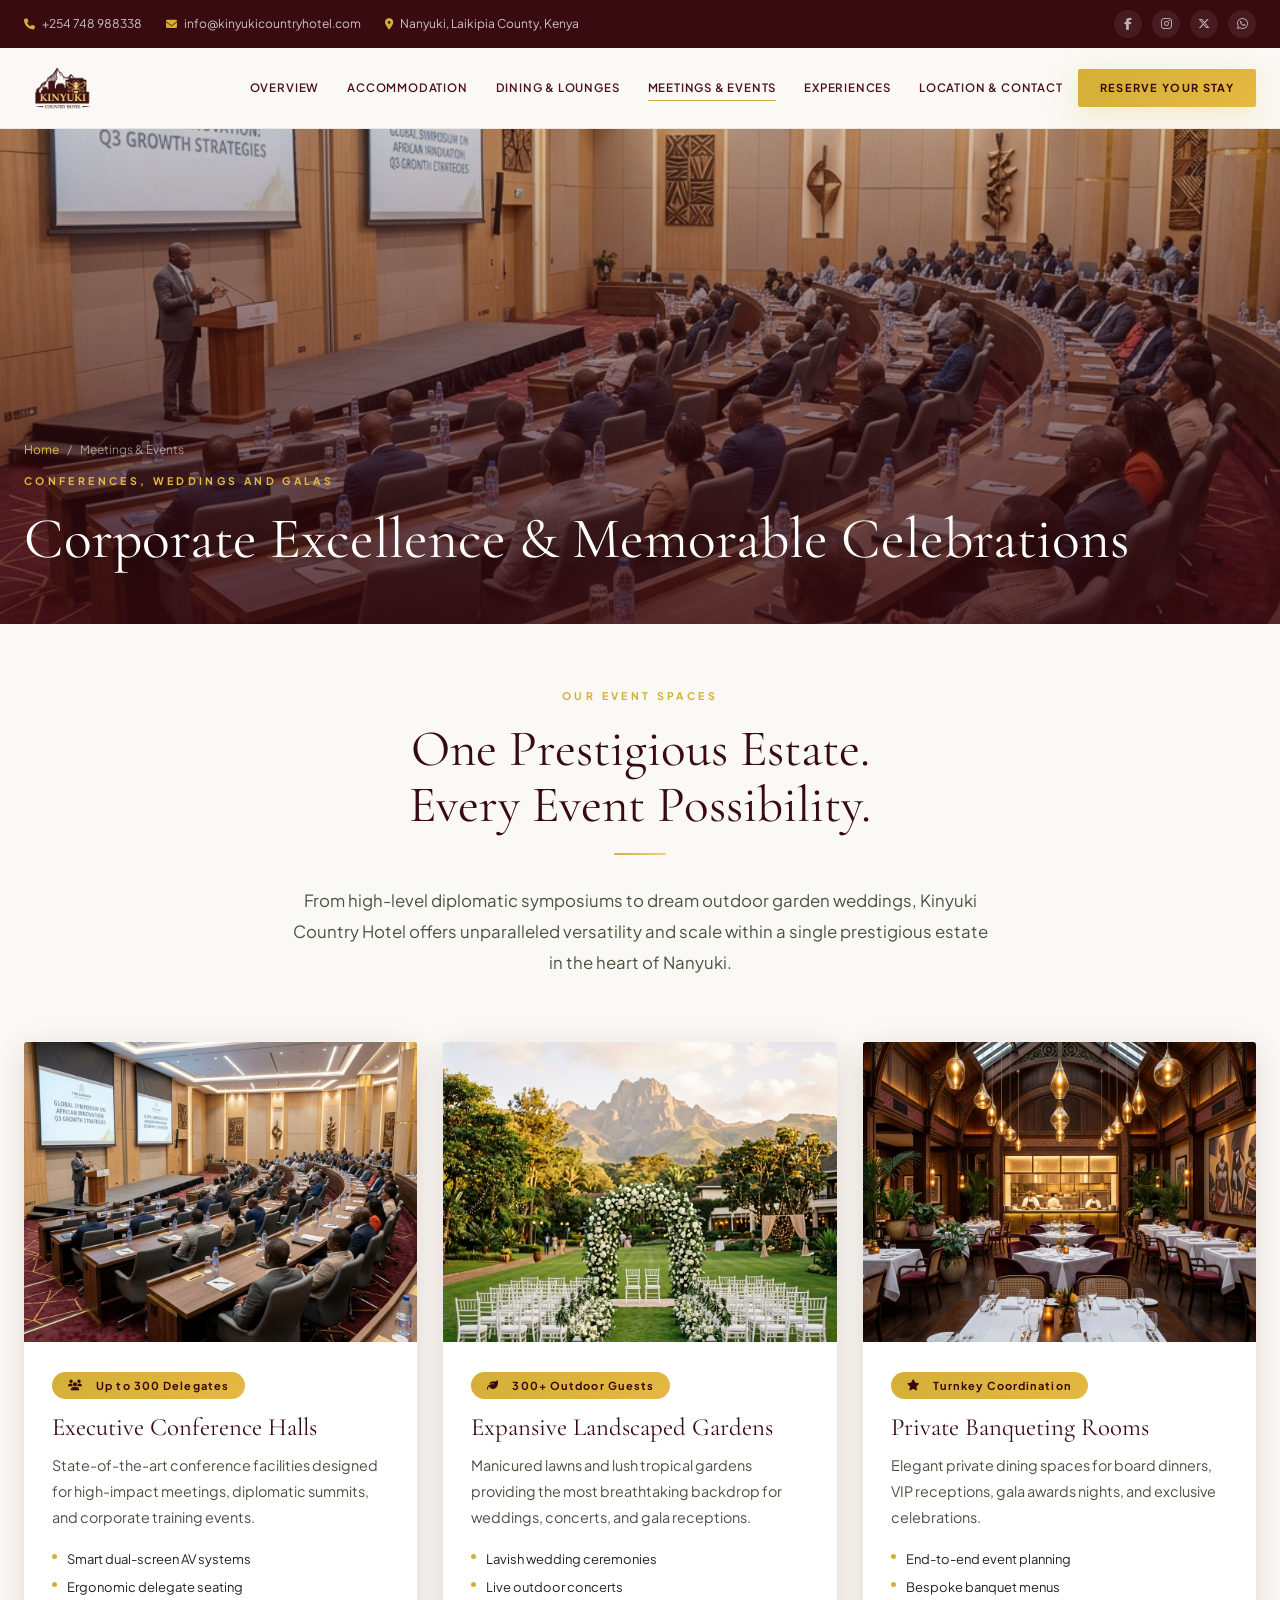
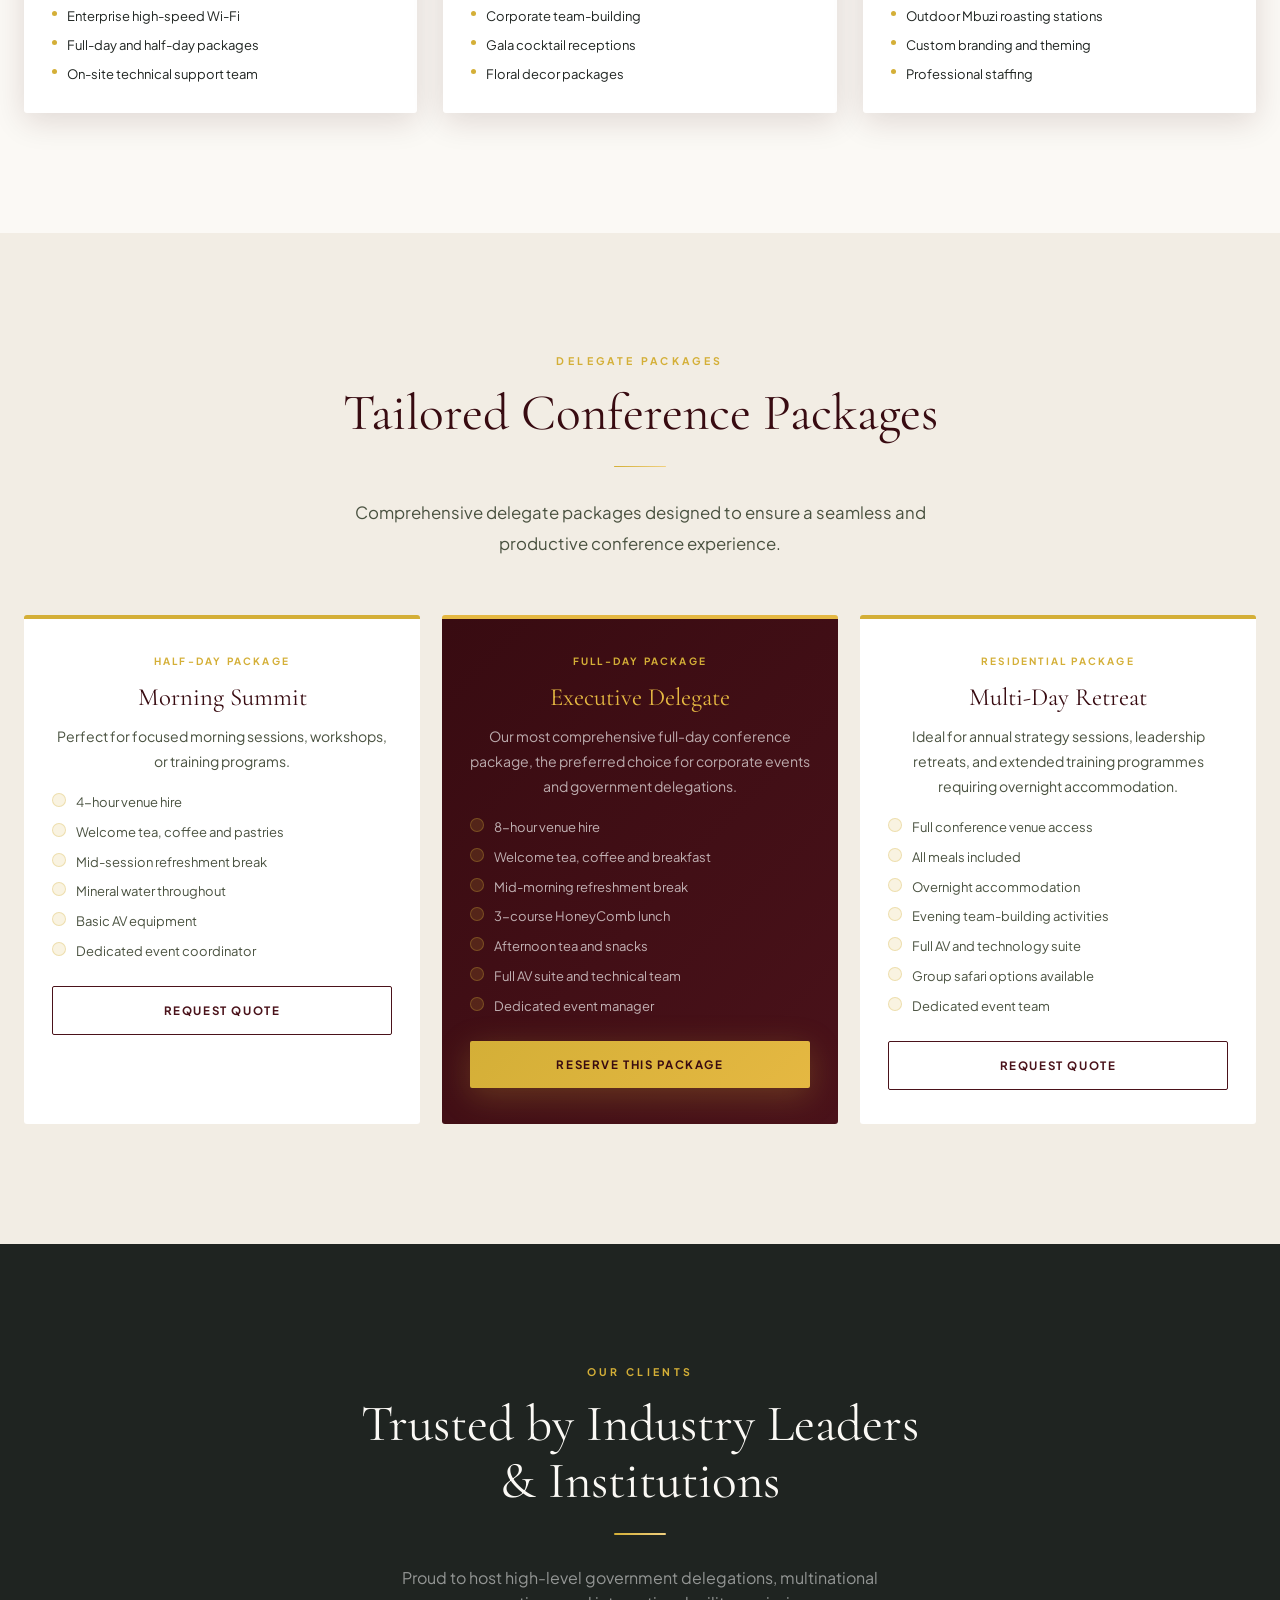
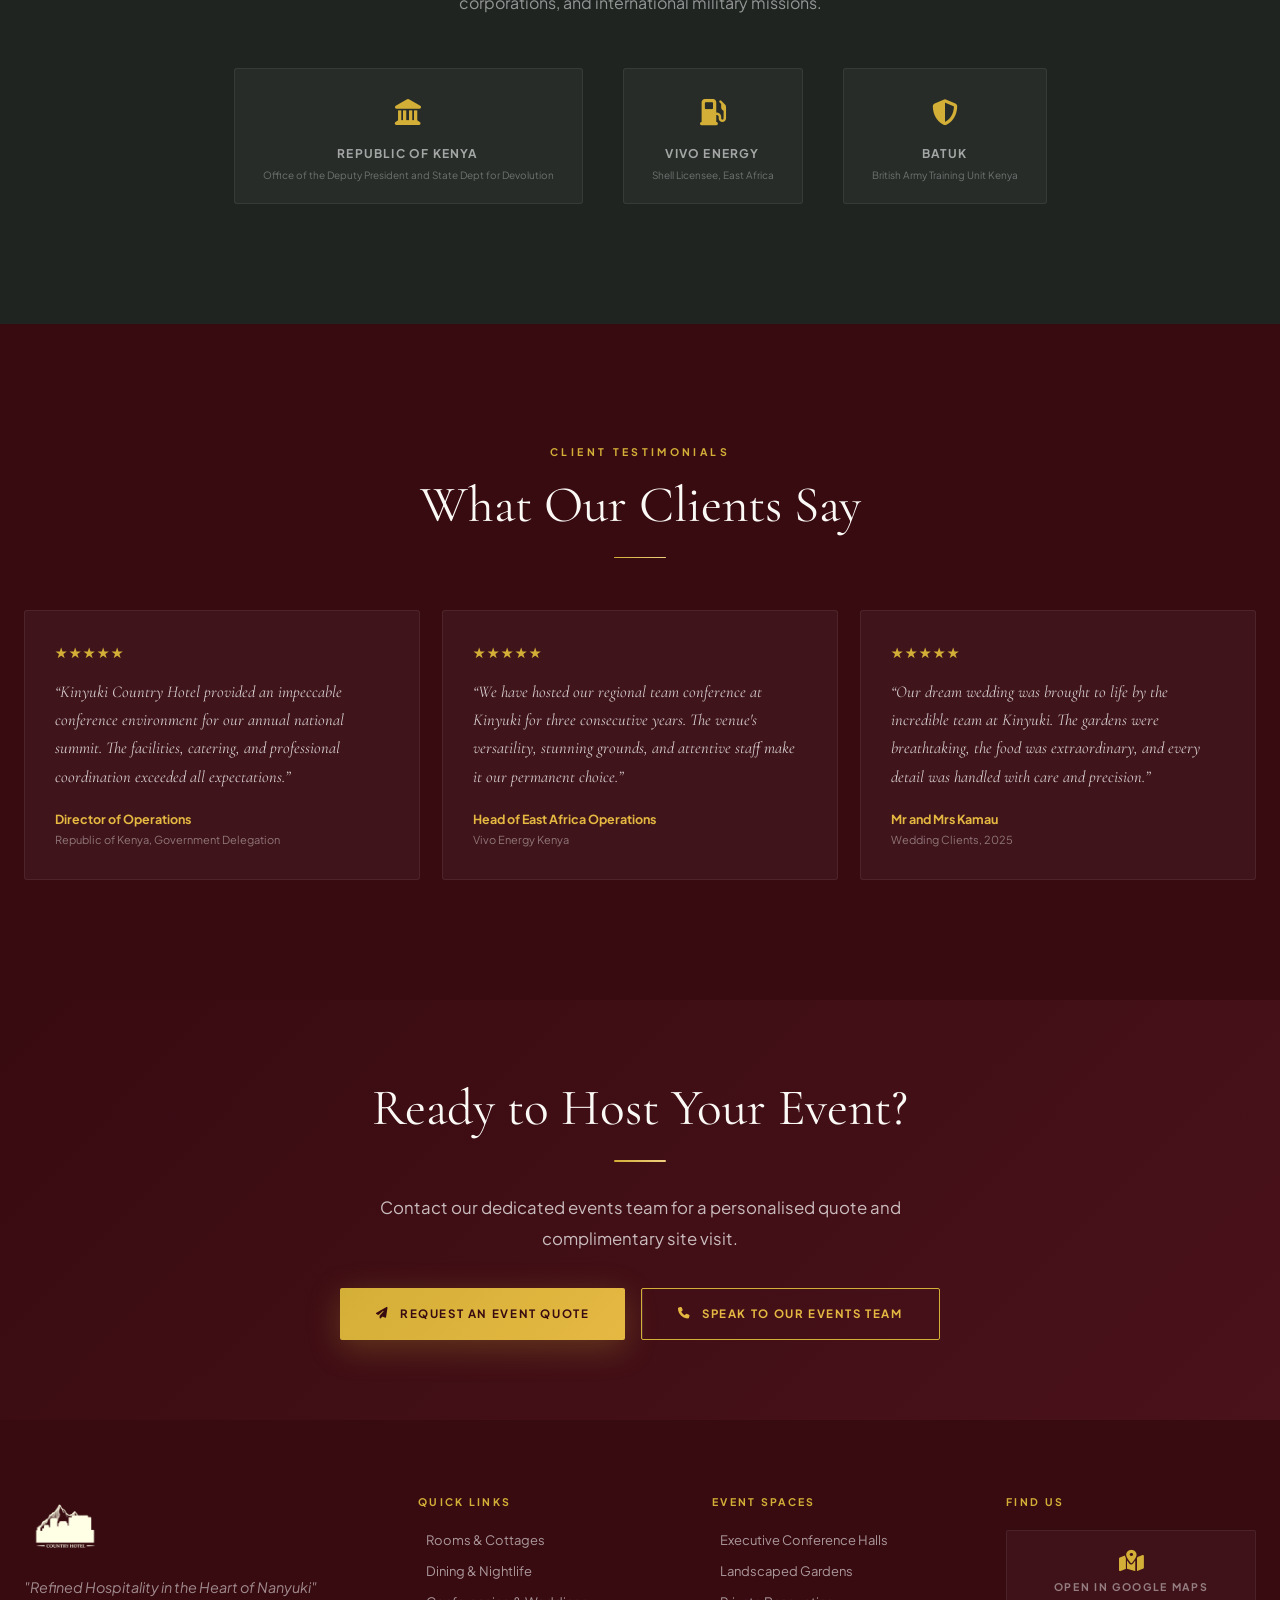
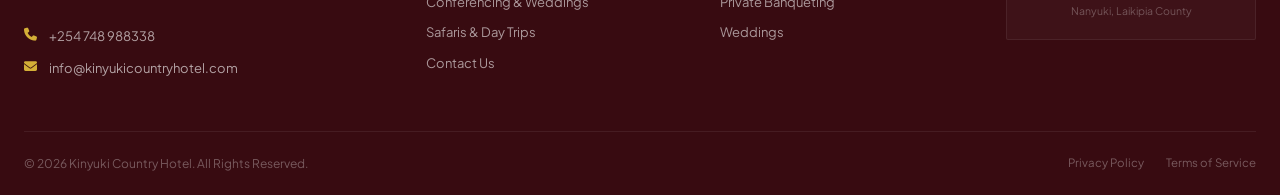
<file: events.html>
<!DOCTYPE html>
<html lang="en">
<head>
  <meta charset="UTF-8" />
  <meta name="viewport" content="width=device-width, initial-scale=1.0" />
  <title>Meetings &amp; Events | Kinyuki Country Hotel — Conferencing, Weddings &amp; Events, Nanyuki</title>
  <meta name="description" content="Host world-class conferences, weddings, and events at Kinyuki Country Hotel, Nanyuki. 300+ delegate capacity, landscaped gardens, and turnkey event coordination." />
  <link rel="icon" type="image/x-icon" href="assets/images/Kinyuki Logo (1).ico" />
  <link rel="stylesheet" href="css/styles.css" />
  <link rel="stylesheet" href="https://cdnjs.cloudflare.com/ajax/libs/font-awesome/6.5.0/css/all.min.css" />
</head>
<body>

  <div id="site-nav"></div>

  <div class="page-hero">
    <img src="assets/images/conference_hall.png" alt="Executive conference hall at Kinyuki Country Hotel" />
    <div class="page-hero-content">
      <div class="container">
        <div class="breadcrumb"><a href="index.html">Home</a><span>/</span> Meetings &amp; Events</div>
        <span class="section-label">Conferences, Weddings and Galas</span>
        <h1>Corporate Excellence &amp; Memorable Celebrations</h1>
      </div>
    </div>
  </div>

  <!-- Intro -->
  <div style="padding:64px 0;background:var(--cream);text-align:center;">
    <div class="container">
      <span class="section-label reveal" style="display:block;">Our Event Spaces</span>
      <h2 class="section-title reveal reveal-delay-1" style="text-align:center;max-width:720px;margin:0 auto 20px;">One Prestigious Estate.<br>Every Event Possibility.</h2>
      <div class="gold-divider centered reveal reveal-delay-1"></div>
      <p class="section-sub reveal reveal-delay-2" style="max-width:700px;margin:0 auto;text-align:center;">From high-level diplomatic symposiums to dream outdoor garden weddings, Kinyuki Country Hotel offers unparalleled versatility and scale within a single prestigious estate in the heart of Nanyuki.</p>
    </div>
  </div>

  <!-- Event Spaces -->
  <section style="padding:0 0 var(--section-py);background:var(--cream);">
    <div class="container">
      <div style="display:grid;grid-template-columns:repeat(3,1fr);gap:26px;" class="reveal">
        <div class="event-space-card">
          <div class="event-space-img"><img src="assets/images/conference_hall.png" alt="Executive conference hall at Kinyuki Hotel" /></div>
          <div class="event-space-info">
            <span class="capacity-badge"><i class="fa fa-users" style="margin-right:6px;"></i> Up to 300 Delegates</span>
            <h3>Executive Conference Halls</h3>
            <p>State-of-the-art conference facilities designed for high-impact meetings, diplomatic summits, and corporate training events.</p>
            <ul class="feature-bullets">
              <li>Smart dual-screen AV systems</li>
              <li>Ergonomic delegate seating</li>
              <li>Enterprise high-speed Wi-Fi</li>
              <li>Full-day and half-day packages</li>
              <li>On-site technical support team</li>
            </ul>
          </div>
        </div>
        <div class="event-space-card">
          <div class="event-space-img"><img src="assets/images/wedding_garden.png" alt="Wedding garden at Kinyuki Country Hotel" /></div>
          <div class="event-space-info">
            <span class="capacity-badge"><i class="fa fa-leaf" style="margin-right:6px;"></i> 300+ Outdoor Guests</span>
            <h3>Expansive Landscaped Gardens</h3>
            <p>Manicured lawns and lush tropical gardens providing the most breathtaking backdrop for weddings, concerts, and gala receptions.</p>
            <ul class="feature-bullets">
              <li>Lavish wedding ceremonies</li>
              <li>Live outdoor concerts</li>
              <li>Corporate team-building</li>
              <li>Gala cocktail receptions</li>
              <li>Floral decor packages</li>
            </ul>
          </div>
        </div>
        <div class="event-space-card">
          <div class="event-space-img"><img src="assets/images/honeycomb_restaurant.png" alt="Private dining event at Kinyuki Hotel" /></div>
          <div class="event-space-info">
            <span class="capacity-badge"><i class="fa fa-star" style="margin-right:6px;"></i> Turnkey Coordination</span>
            <h3>Private Banqueting Rooms</h3>
            <p>Elegant private dining spaces for board dinners, VIP receptions, gala awards nights, and exclusive celebrations.</p>
            <ul class="feature-bullets">
              <li>End-to-end event planning</li>
              <li>Bespoke banquet menus</li>
              <li>Outdoor Mbuzi roasting stations</li>
              <li>Custom branding and theming</li>
              <li>Professional staffing</li>
            </ul>
          </div>
        </div>
      </div>
    </div>
  </section>

  <!-- Delegate Packages -->
  <section style="padding:var(--section-py) 0;background:var(--cream-dark);">
    <div class="container">
      <div style="text-align:center;margin-bottom:56px;">
        <span class="section-label reveal" style="display:block;text-align:center;">Delegate Packages</span>
        <h2 class="section-title reveal reveal-delay-1" style="text-align:center;">Tailored Conference Packages</h2>
        <div class="gold-divider centered reveal reveal-delay-1"></div>
        <p class="section-sub reveal reveal-delay-2" style="margin:0 auto;text-align:center;">Comprehensive delegate packages designed to ensure a seamless and productive conference experience.</p>
      </div>
      <div class="package-cards reveal">
        <div class="package-card">
          <span class="package-tag">Half-Day Package</span>
          <h3>Morning Summit</h3>
          <p>Perfect for focused morning sessions, workshops, or training programs.</p>
          <ul class="package-includes">
            <li>4-hour venue hire</li>
            <li>Welcome tea, coffee and pastries</li>
            <li>Mid-session refreshment break</li>
            <li>Mineral water throughout</li>
            <li>Basic AV equipment</li>
            <li>Dedicated event coordinator</li>
          </ul>
          <button class="btn btn-outline-dark" style="width:100%;justify-content:center;" onclick="openRFQModal()" id="pkg-morning-btn">Request Quote</button>
        </div>
        <div class="package-card featured">
          <span class="package-tag">Full-Day Package</span>
          <h3>Executive Delegate</h3>
          <p>Our most comprehensive full-day conference package, the preferred choice for corporate events and government delegations.</p>
          <ul class="package-includes">
            <li>8-hour venue hire</li>
            <li>Welcome tea, coffee and breakfast</li>
            <li>Mid-morning refreshment break</li>
            <li>3-course HoneyComb lunch</li>
            <li>Afternoon tea and snacks</li>
            <li>Full AV suite and technical team</li>
            <li>Dedicated event manager</li>
          </ul>
          <button class="btn btn-gold" style="width:100%;justify-content:center;" onclick="openRFQModal()" id="pkg-exec-btn">Reserve This Package</button>
        </div>
        <div class="package-card">
          <span class="package-tag">Residential Package</span>
          <h3>Multi-Day Retreat</h3>
          <p>Ideal for annual strategy sessions, leadership retreats, and extended training programmes requiring overnight accommodation.</p>
          <ul class="package-includes">
            <li>Full conference venue access</li>
            <li>All meals included</li>
            <li>Overnight accommodation</li>
            <li>Evening team-building activities</li>
            <li>Full AV and technology suite</li>
            <li>Group safari options available</li>
            <li>Dedicated event team</li>
          </ul>
          <button class="btn btn-outline-dark" style="width:100%;justify-content:center;" onclick="openRFQModal()" id="pkg-residential-btn">Request Quote</button>
        </div>
      </div>
    </div>
  </section>

  <!-- Trusted By -->
  <section style="padding:var(--section-py) 0;background:var(--charcoal);">
    <div class="container">
      <div style="text-align:center;margin-bottom:52px;">
        <span class="section-label reveal" style="display:block;text-align:center;">Our Clients</span>
        <h2 class="section-title light reveal reveal-delay-1" style="text-align:center;">Trusted by Industry Leaders<br>&amp; Institutions</h2>
        <div class="gold-divider centered reveal reveal-delay-1"></div>
        <p style="font-size:1rem;color:rgba(255,255,255,0.52);max-width:560px;margin:0 auto;text-align:center;" class="reveal reveal-delay-2">Proud to host high-level government delegations, multinational corporations, and international military missions.</p>
      </div>
      <div class="partners-logos reveal">
        <div class="partner-logo">
          <div class="partner-icon"><i class="fa fa-landmark" style="color:var(--gold);font-size:26px;"></i></div>
          <div class="partner-name">Republic of Kenya</div>
          <div class="partner-dept">Office of the Deputy President and State Dept for Devolution</div>
        </div>
        <div class="partner-logo">
          <div class="partner-icon"><i class="fa fa-gas-pump" style="color:var(--gold);font-size:26px;"></i></div>
          <div class="partner-name">Vivo Energy</div>
          <div class="partner-dept">Shell Licensee, East Africa</div>
        </div>
        <div class="partner-logo">
          <div class="partner-icon"><i class="fa fa-shield-alt" style="color:var(--gold);font-size:26px;"></i></div>
          <div class="partner-name">BATUK</div>
          <div class="partner-dept">British Army Training Unit Kenya</div>
        </div>
      </div>
    </div>
  </section>

  <!-- Testimonials -->
  <section style="padding:var(--section-py) 0;background:var(--burgundy-deep);">
    <div class="container">
      <div style="text-align:center;margin-bottom:52px;">
        <span class="section-label reveal" style="display:block;text-align:center;">Client Testimonials</span>
        <h2 class="section-title light reveal reveal-delay-1" style="text-align:center;">What Our Clients Say</h2>
        <div class="gold-divider centered reveal reveal-delay-1"></div>
      </div>
      <div class="testimonial-cards reveal">
        <div class="testimonial-card">
          <div class="testimonial-stars">★★★★★</div>
          <q>Kinyuki Country Hotel provided an impeccable conference environment for our annual national summit. The facilities, catering, and professional coordination exceeded all expectations.</q>
          <div class="testimonial-author">Director of Operations</div>
          <div class="testimonial-org">Republic of Kenya, Government Delegation</div>
        </div>
        <div class="testimonial-card">
          <div class="testimonial-stars">★★★★★</div>
          <q>We have hosted our regional team conference at Kinyuki for three consecutive years. The venue's versatility, stunning grounds, and attentive staff make it our permanent choice.</q>
          <div class="testimonial-author">Head of East Africa Operations</div>
          <div class="testimonial-org">Vivo Energy Kenya</div>
        </div>
        <div class="testimonial-card">
          <div class="testimonial-stars">★★★★★</div>
          <q>Our dream wedding was brought to life by the incredible team at Kinyuki. The gardens were breathtaking, the food was extraordinary, and every detail was handled with care and precision.</q>
          <div class="testimonial-author">Mr and Mrs Kamau</div>
          <div class="testimonial-org">Wedding Clients, 2025</div>
        </div>
      </div>
    </div>
  </section>

  <!-- CTA -->
  <section style="padding:80px 0;background:linear-gradient(135deg,var(--burgundy-deep),var(--burgundy));text-align:center;">
    <div class="container">
      <h2 class="section-title light reveal">Ready to Host Your Event?</h2>
      <div class="gold-divider centered reveal reveal-delay-1"></div>
      <p class="section-sub light reveal reveal-delay-2" style="margin:0 auto 34px;">Contact our dedicated events team for a personalised quote and complimentary site visit.</p>
      <div style="display:flex;gap:16px;justify-content:center;flex-wrap:wrap;" class="reveal reveal-delay-3">
        <button class="btn btn-gold" onclick="openRFQModal()" id="events-rfq-cta"><i class="fa fa-paper-plane"></i> Request an Event Quote</button>
        <a href="contact.html" class="btn btn-outline-gold"><i class="fa fa-phone"></i> Speak to Our Events Team</a>
      </div>
    </div>
  </section>

  <!-- Footer -->
  <footer>
    <div class="container">
      <div class="footer-main">
        <div><img src="assets/images/logo.png" alt="Kinyuki Country Hotel" class="footer-logo-img" /><p class="footer-slogan">"Refined Hospitality in the Heart of Nanyuki"</p><div class="footer-contact-list"><div class="footer-contact-item"><i class="fa fa-phone fc-icon"></i><a href="tel:+254748988338">+254 748 988338</a></div><div class="footer-contact-item"><i class="fa fa-envelope fc-icon"></i><a href="mailto:info@kinyukicountryhotel.com">info@kinyukicountryhotel.com</a></div></div></div>
        <div class="footer-col"><h4>Quick Links</h4><div class="footer-links"><a href="accommodation.html">Rooms &amp; Cottages</a><a href="dining.html">Dining &amp; Nightlife</a><a href="events.html">Conferencing &amp; Weddings</a><a href="experiences.html">Safaris &amp; Day Trips</a><a href="contact.html">Contact Us</a></div></div>
        <div class="footer-col"><h4>Event Spaces</h4><div class="footer-links"><a href="events.html">Executive Conference Halls</a><a href="events.html">Landscaped Gardens</a><a href="events.html">Private Banqueting</a><a href="events.html">Weddings</a></div></div>
        <div class="footer-col"><h4>Find Us</h4><a href="https://maps.google.com/?q=Kinyuki+Country+Hotel" target="_blank" class="footer-map-link"><i class="fa fa-map-marked-alt fm-icon"></i><span class="fm-label">Open in Google Maps</span><span class="fm-sub">Nanyuki, Laikipia County</span></a></div>
      </div>
      <div class="footer-bottom"><p class="footer-copyright">© 2026 Kinyuki Country Hotel. All Rights Reserved.</p><div class="footer-legal"><a href="#">Privacy Policy</a><a href="#">Terms of Service</a></div></div>
    </div>
  </footer>

  <div class="modal-overlay" id="booking-modal"><div class="modal"><div class="modal-header"><h2>Reserve Your Stay</h2><button class="modal-close" onclick="closeBookingModal()">&times;</button></div><div class="modal-body"><form id="booking-form" onsubmit="submitBooking(event)"><div class="form-row"><div class="form-group"><label>Full Name</label><input type="text" id="b-name" required /></div><div class="form-group"><label>Email Address</label><input type="email" id="b-email" required /></div></div><div class="form-row"><div class="form-group"><label>Check-In</label><input type="date" id="b-checkin" required /></div><div class="form-group"><label>Check-Out</label><input type="date" id="b-checkout" required /></div></div><div class="form-group"><label>Phone</label><input type="tel" id="b-phone" required /></div><button type="submit" class="form-submit" id="booking-submit-btn">Send Reservation Enquiry</button></form></div></div></div>
  <div class="modal-overlay" id="rfq-modal"><div class="modal"><div class="modal-header"><h2>Request Event Quote</h2><button class="modal-close" onclick="closeRFQModal()">&times;</button></div><div class="modal-body"><form id="rfq-form" onsubmit="submitRFQ(event)"><div class="form-row"><div class="form-group"><label>Contact Name</label><input type="text" id="r-name" required /></div><div class="form-group"><label>Organisation</label><input type="text" id="r-org" /></div></div><div class="form-row"><div class="form-group"><label>Email Address</label><input type="email" id="r-email" required /></div><div class="form-group"><label>Phone Number</label><input type="tel" id="r-phone" required /></div></div><div class="form-row"><div class="form-group"><label>Event Type</label><select id="r-type"><option>Corporate Conference</option><option>Wedding or Reception</option><option>Gala Dinner</option><option>Team Building</option><option>Product Launch</option><option>Diplomatic Summit</option><option>Other</option></select></div><div class="form-group"><label>Expected Guests</label><select id="r-guests"><option>Under 50</option><option>50-100</option><option>100-200</option><option>200-300</option><option>300+</option></select></div></div><div class="form-row"><div class="form-group"><label>Event Date</label><input type="date" id="r-date" required /></div><div class="form-group"><label>Duration</label><select id="r-duration"><option>Half Day</option><option>Full Day</option><option>2 Days</option><option>3 or more Days</option></select></div></div><div class="form-group"><label>Additional Requirements</label><textarea id="r-notes" placeholder="Accommodation, catering, AV, theming..."></textarea></div><button type="submit" class="form-submit" id="rfq-submit-btn">Submit Request for Quote</button></form></div></div></div>

  <div class="sticky-cta" id="sticky-cta"><button class="sticky-btn" onclick="openRFQModal()" id="sticky-events-btn"><i class="fa fa-calendar-alt"></i> Get Event Quote</button></div>
  <script src="js/shared-nav.js"></script>
  <script src="js/main.js"></script>
</body>
</html>
</file>
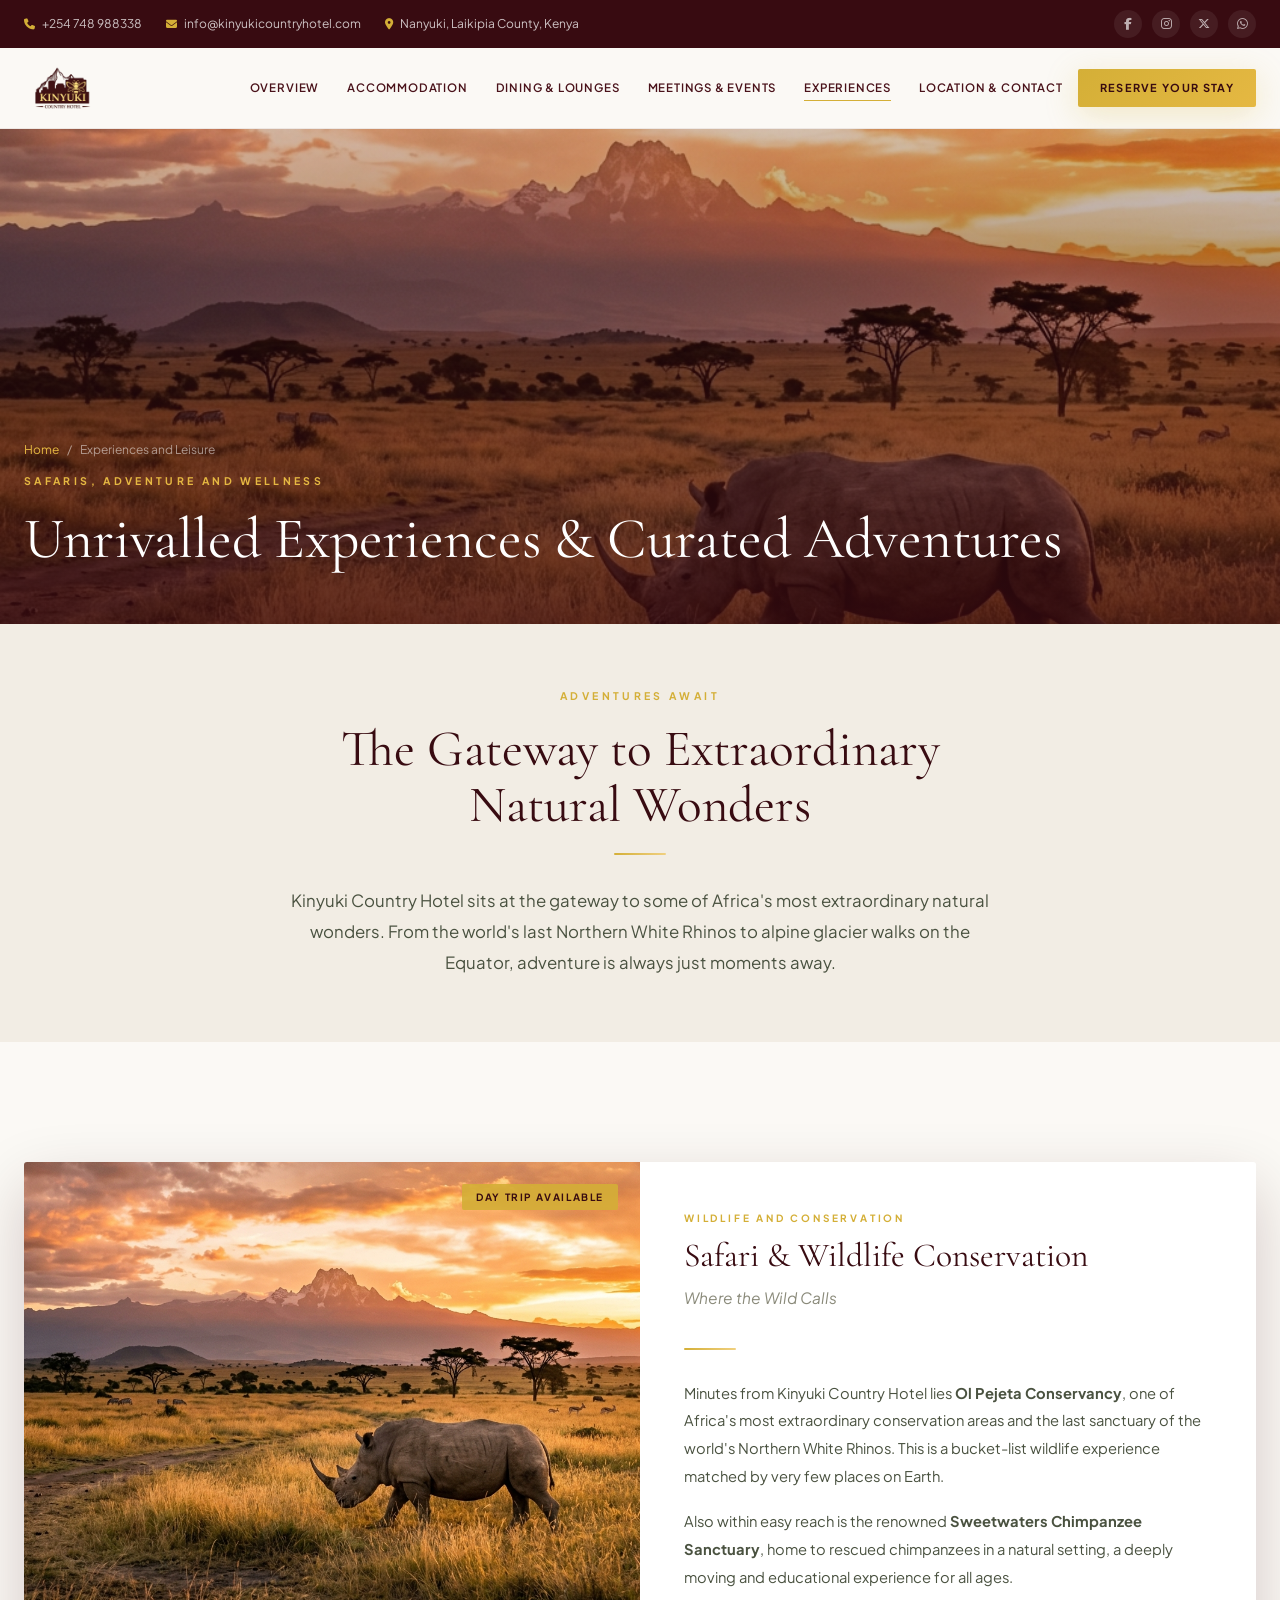
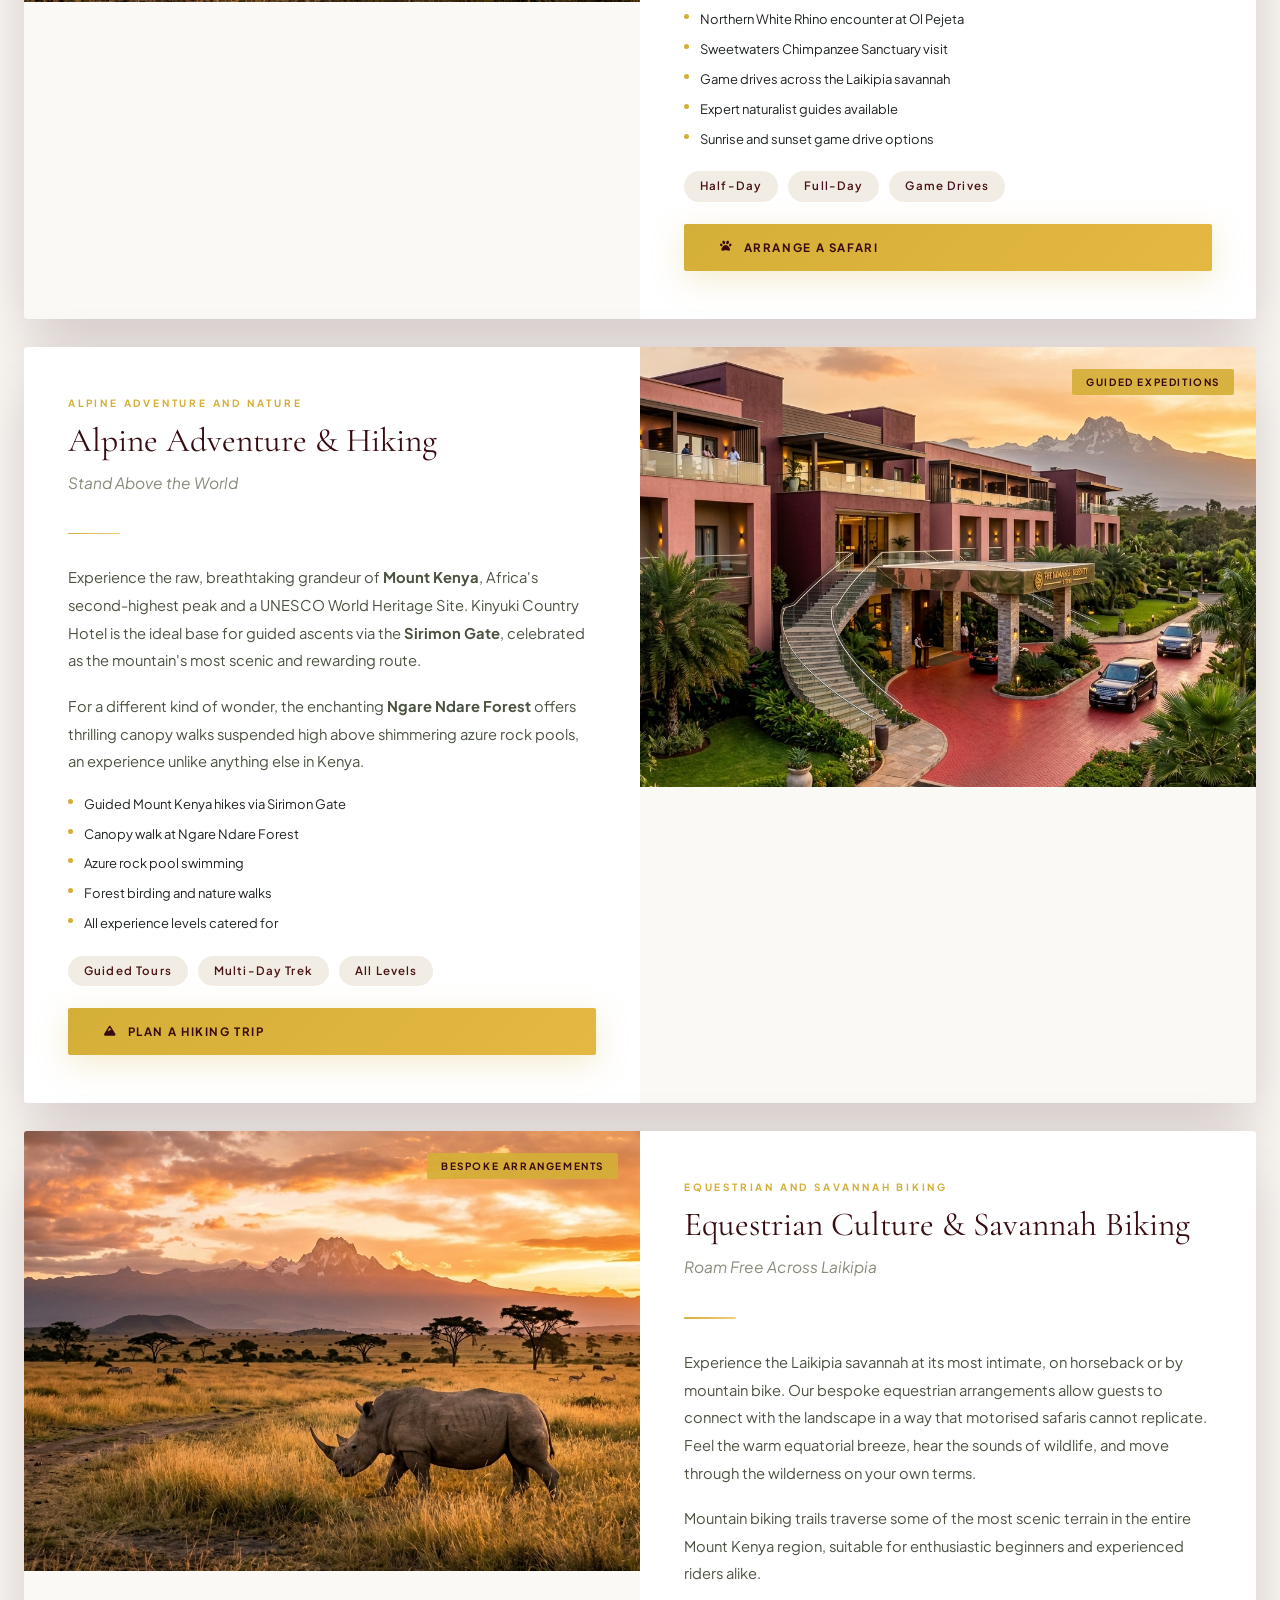
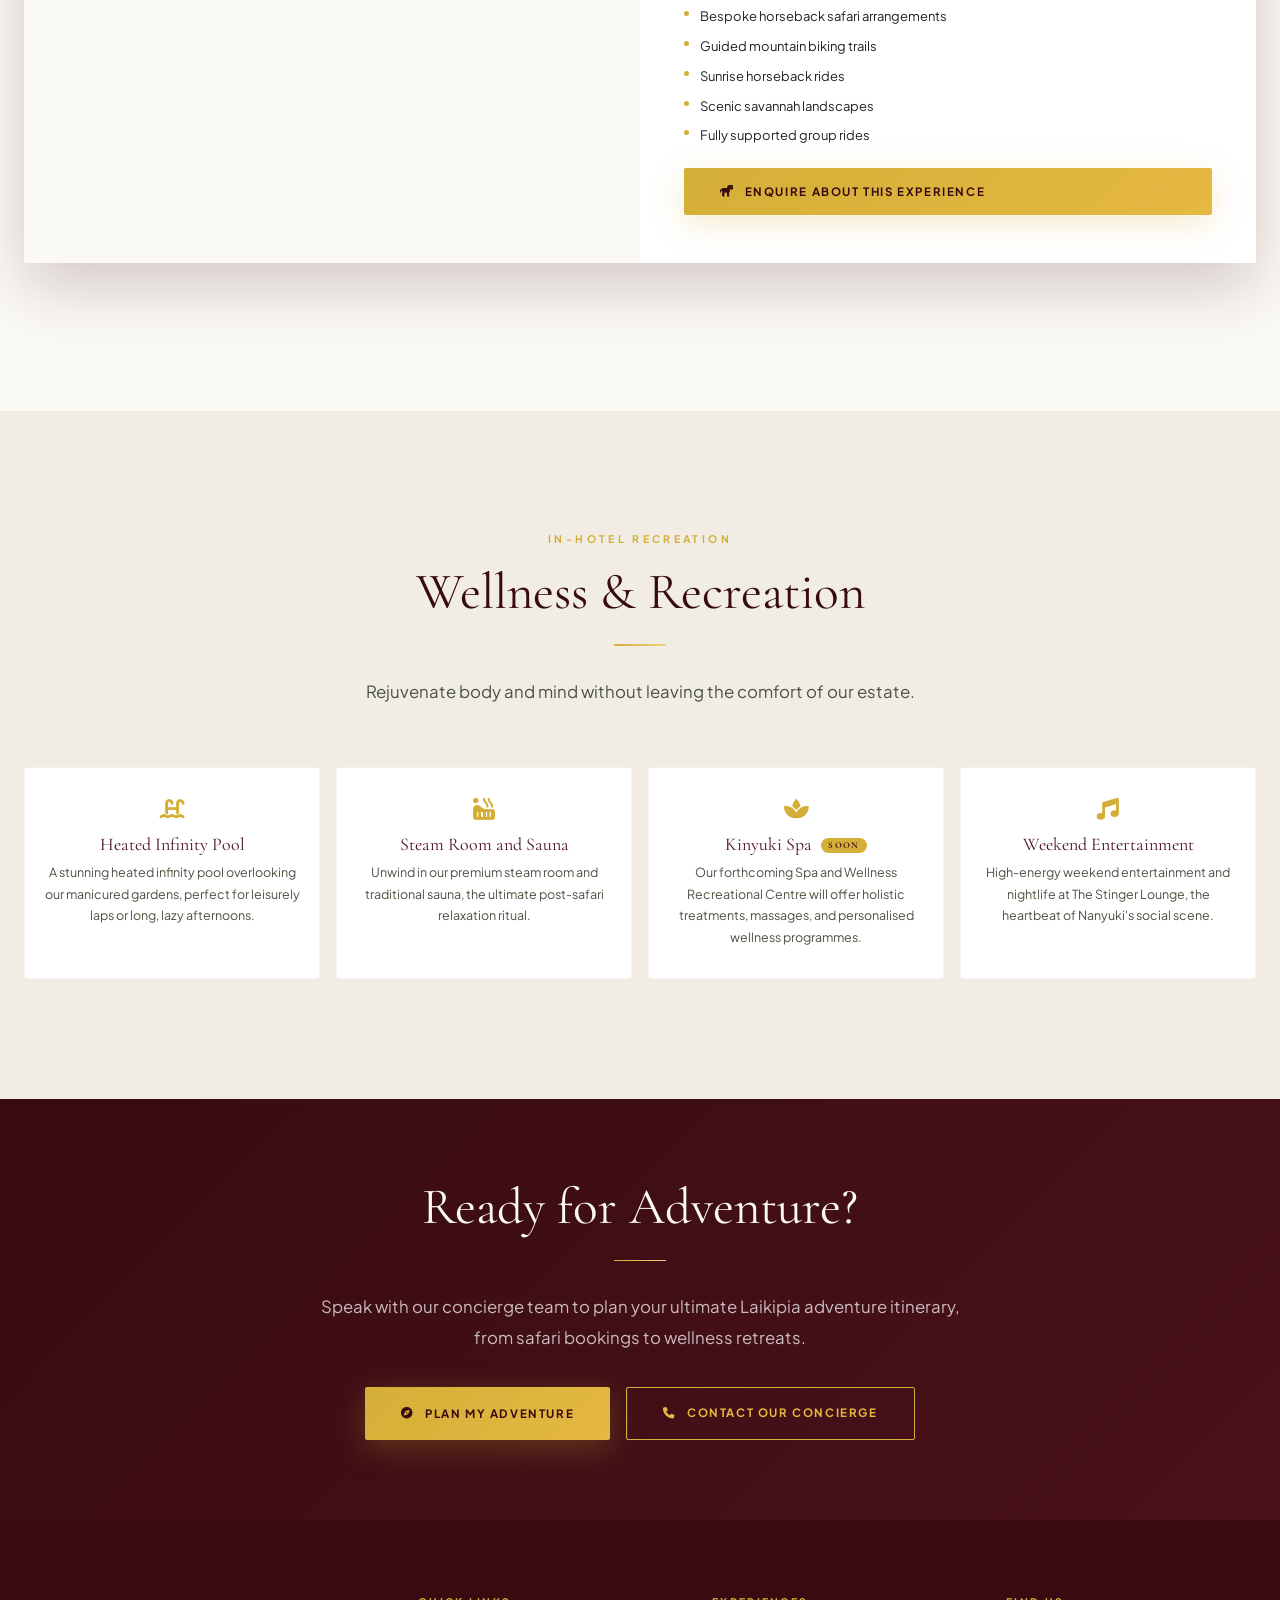
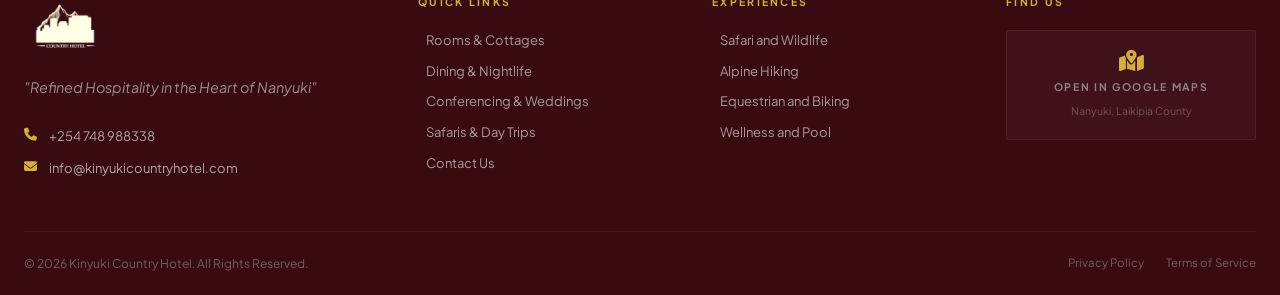
<file: experiences.html>
<!DOCTYPE html>
<html lang="en">
<head>
  <meta charset="UTF-8" />
  <meta name="viewport" content="width=device-width, initial-scale=1.0" />
  <title>Experiences &amp; Leisure | Kinyuki Country Hotel — Safaris, Hiking &amp; Adventures, Nanyuki</title>
  <meta name="description" content="Discover unrivalled adventures from Kinyuki Country Hotel: Ol Pejeta safaris, Mount Kenya hiking, horseback riding, and in-hotel wellness experiences." />
  <link rel="icon" type="image/x-icon" href="assets/images/Kinyuki Logo (1).ico" />
  <link rel="stylesheet" href="css/styles.css" />
  <link rel="stylesheet" href="https://cdnjs.cloudflare.com/ajax/libs/font-awesome/6.5.0/css/all.min.css" />
</head>
<body>

  <div id="site-nav"></div>

  <div class="page-hero">
    <img src="assets/images/safari_wildlife.png" alt="Safari and wildlife at Ol Pejeta Conservancy, near Kinyuki Hotel" />
    <div class="page-hero-content">
      <div class="container">
        <div class="breadcrumb"><a href="index.html">Home</a><span>/</span> Experiences and Leisure</div>
        <span class="section-label">Safaris, Adventure and Wellness</span>
        <h1>Unrivalled Experiences &amp; Curated Adventures</h1>
      </div>
    </div>
  </div>

  <!-- Intro -->
  <div style="padding:64px 0;background:var(--cream-dark);text-align:center;">
    <div class="container">
      <span class="section-label reveal" style="display:block;">Adventures Await</span>
      <h2 class="section-title reveal reveal-delay-1" style="text-align:center;max-width:720px;margin:0 auto 20px;">The Gateway to Extraordinary<br>Natural Wonders</h2>
      <div class="gold-divider centered reveal reveal-delay-1"></div>
      <p class="section-sub reveal reveal-delay-2" style="max-width:700px;margin:0 auto;text-align:center;">Kinyuki Country Hotel sits at the gateway to some of Africa's most extraordinary natural wonders. From the world's last Northern White Rhinos to alpine glacier walks on the Equator, adventure is always just moments away.</p>
    </div>
  </div>

  <!-- Experiences -->
  <section style="padding:var(--section-py) 0;background:var(--cream);">
    <div class="container">

      <!-- Safari -->
      <div class="exp-full-card reveal">
        <div class="exp-full-image">
          <span class="exp-overlay-tag">Day Trip Available</span>
          <img src="assets/images/safari_wildlife.png" alt="Ol Pejeta Conservancy safari near Kinyuki Hotel" />
        </div>
        <div class="exp-full-info">
          <div class="exp-type">Wildlife and Conservation</div>
          <h2>Safari &amp; Wildlife Conservation</h2>
          <p class="tagline">Where the Wild Calls</p>
          <div class="gold-divider"></div>
          <p>Minutes from Kinyuki Country Hotel lies <strong>Ol Pejeta Conservancy</strong>, one of Africa's most extraordinary conservation areas and the last sanctuary of the world's Northern White Rhinos. This is a bucket-list wildlife experience matched by very few places on Earth.</p>
          <p>Also within easy reach is the renowned <strong>Sweetwaters Chimpanzee Sanctuary</strong>, home to rescued chimpanzees in a natural setting, a deeply moving and educational experience for all ages.</p>
          <ul class="exp-detail-list">
            <li>Northern White Rhino encounter at Ol Pejeta</li>
            <li>Sweetwaters Chimpanzee Sanctuary visit</li>
            <li>Game drives across the Laikipia savannah</li>
            <li>Expert naturalist guides available</li>
            <li>Sunrise and sunset game drive options</li>
          </ul>
          <div style="display:flex;gap:10px;flex-wrap:wrap;margin-bottom:22px;">
            <span style="font-size:11.5px;font-weight:600;letter-spacing:0.10em;color:var(--burgundy);background:var(--cream-dark);padding:6px 16px;border-radius:100px;">Half-Day</span>
            <span style="font-size:11.5px;font-weight:600;letter-spacing:0.10em;color:var(--burgundy);background:var(--cream-dark);padding:6px 16px;border-radius:100px;">Full-Day</span>
            <span style="font-size:11.5px;font-weight:600;letter-spacing:0.10em;color:var(--burgundy);background:var(--cream-dark);padding:6px 16px;border-radius:100px;">Game Drives</span>
          </div>
          <button class="btn btn-gold" onclick="openBookingModal()" id="safari-book-btn"><i class="fa fa-paw"></i> Arrange a Safari</button>
        </div>
      </div>

      <!-- Hiking -->
      <div class="exp-full-card reveal">
        <div class="exp-full-image">
          <span class="exp-overlay-tag">Guided Expeditions</span>
          <img src="assets/images/hotel_exterior.png" alt="Mount Kenya hiking from Kinyuki Hotel" />
        </div>
        <div class="exp-full-info">
          <div class="exp-type">Alpine Adventure and Nature</div>
          <h2>Alpine Adventure &amp; Hiking</h2>
          <p class="tagline">Stand Above the World</p>
          <div class="gold-divider"></div>
          <p>Experience the raw, breathtaking grandeur of <strong>Mount Kenya</strong>, Africa's second-highest peak and a UNESCO World Heritage Site. Kinyuki Country Hotel is the ideal base for guided ascents via the <strong>Sirimon Gate</strong>, celebrated as the mountain's most scenic and rewarding route.</p>
          <p>For a different kind of wonder, the enchanting <strong>Ngare Ndare Forest</strong> offers thrilling canopy walks suspended high above shimmering azure rock pools, an experience unlike anything else in Kenya.</p>
          <ul class="exp-detail-list">
            <li>Guided Mount Kenya hikes via Sirimon Gate</li>
            <li>Canopy walk at Ngare Ndare Forest</li>
            <li>Azure rock pool swimming</li>
            <li>Forest birding and nature walks</li>
            <li>All experience levels catered for</li>
          </ul>
          <div style="display:flex;gap:10px;flex-wrap:wrap;margin-bottom:22px;">
            <span style="font-size:11.5px;font-weight:600;letter-spacing:0.10em;color:var(--burgundy);background:var(--cream-dark);padding:6px 16px;border-radius:100px;">Guided Tours</span>
            <span style="font-size:11.5px;font-weight:600;letter-spacing:0.10em;color:var(--burgundy);background:var(--cream-dark);padding:6px 16px;border-radius:100px;">Multi-Day Trek</span>
            <span style="font-size:11.5px;font-weight:600;letter-spacing:0.10em;color:var(--burgundy);background:var(--cream-dark);padding:6px 16px;border-radius:100px;">All Levels</span>
          </div>
          <button class="btn btn-gold" onclick="openBookingModal()" id="hiking-book-btn"><i class="fa fa-mountain"></i> Plan a Hiking Trip</button>
        </div>
      </div>

      <!-- Equestrian -->
      <div class="exp-full-card reveal">
        <div class="exp-full-image">
          <span class="exp-overlay-tag">Bespoke Arrangements</span>
          <img src="assets/images/safari_wildlife.png" alt="Horseback safaris and mountain biking in Laikipia" />
        </div>
        <div class="exp-full-info">
          <div class="exp-type">Equestrian and Savannah Biking</div>
          <h2>Equestrian Culture &amp; Savannah Biking</h2>
          <p class="tagline">Roam Free Across Laikipia</p>
          <div class="gold-divider"></div>
          <p>Experience the Laikipia savannah at its most intimate, on horseback or by mountain bike. Our bespoke equestrian arrangements allow guests to connect with the landscape in a way that motorised safaris cannot replicate. Feel the warm equatorial breeze, hear the sounds of wildlife, and move through the wilderness on your own terms.</p>
          <p>Mountain biking trails traverse some of the most scenic terrain in the entire Mount Kenya region, suitable for enthusiastic beginners and experienced riders alike.</p>
          <ul class="exp-detail-list">
            <li>Bespoke horseback safari arrangements</li>
            <li>Guided mountain biking trails</li>
            <li>Sunrise horseback rides</li>
            <li>Scenic savannah landscapes</li>
            <li>Fully supported group rides</li>
          </ul>
          <button class="btn btn-gold" onclick="openBookingModal()" id="equestrian-book-btn"><i class="fa fa-horse"></i> Enquire About This Experience</button>
        </div>
      </div>

    </div>
  </section>

  <!-- Wellness -->
  <section style="padding:var(--section-py) 0;background:var(--cream-dark);">
    <div class="container">
      <div style="text-align:center;margin-bottom:60px;">
        <span class="section-label reveal" style="display:block;text-align:center;">In-Hotel Recreation</span>
        <h2 class="section-title reveal reveal-delay-1" style="text-align:center;">Wellness &amp; Recreation</h2>
        <div class="gold-divider centered reveal reveal-delay-1"></div>
        <p class="section-sub reveal reveal-delay-2" style="margin:0 auto;text-align:center;">Rejuvenate body and mind without leaving the comfort of our estate.</p>
      </div>
      <div class="wellness-grid reveal">
        <div class="wellness-card">
          <i class="fa fa-swimming-pool w-icon"></i>
          <h4>Heated Infinity Pool</h4>
          <p>A stunning heated infinity pool overlooking our manicured gardens, perfect for leisurely laps or long, lazy afternoons.</p>
        </div>
        <div class="wellness-card">
          <i class="fa fa-hot-tub w-icon"></i>
          <h4>Steam Room and Sauna</h4>
          <p>Unwind in our premium steam room and traditional sauna, the ultimate post-safari relaxation ritual.</p>
        </div>
        <div class="wellness-card">
          <i class="fa fa-spa w-icon"></i>
          <h4>Kinyuki Spa <span class="coming-soon-badge">Soon</span></h4>
          <p>Our forthcoming Spa and Wellness Recreational Centre will offer holistic treatments, massages, and personalised wellness programmes.</p>
        </div>
        <div class="wellness-card">
          <i class="fa fa-music w-icon"></i>
          <h4>Weekend Entertainment</h4>
          <p>High-energy weekend entertainment and nightlife at The Stinger Lounge, the heartbeat of Nanyuki's social scene.</p>
        </div>
      </div>
    </div>
  </section>

  <!-- CTA -->
  <section style="padding:80px 0;background:linear-gradient(135deg,var(--burgundy-deep),var(--burgundy));text-align:center;">
    <div class="container">
      <h2 class="section-title light reveal">Ready for Adventure?</h2>
      <div class="gold-divider centered reveal reveal-delay-1"></div>
      <p class="section-sub light reveal reveal-delay-2" style="margin:0 auto 34px;">Speak with our concierge team to plan your ultimate Laikipia adventure itinerary, from safari bookings to wellness retreats.</p>
      <div style="display:flex;gap:16px;justify-content:center;flex-wrap:wrap;" class="reveal reveal-delay-3">
        <button class="btn btn-gold" onclick="openBookingModal()" id="exp-book-cta"><i class="fa fa-compass"></i> Plan My Adventure</button>
        <a href="contact.html" class="btn btn-outline-gold"><i class="fa fa-phone"></i> Contact Our Concierge</a>
      </div>
    </div>
  </section>

  <!-- Footer -->
  <footer>
    <div class="container">
      <div class="footer-main">
        <div><img src="assets/images/logo.png" alt="Kinyuki Country Hotel" class="footer-logo-img" /><p class="footer-slogan">"Refined Hospitality in the Heart of Nanyuki"</p><div class="footer-contact-list"><div class="footer-contact-item"><i class="fa fa-phone fc-icon"></i><a href="tel:+254748988338">+254 748 988338</a></div><div class="footer-contact-item"><i class="fa fa-envelope fc-icon"></i><a href="mailto:info@kinyukicountryhotel.com">info@kinyukicountryhotel.com</a></div></div></div>
        <div class="footer-col"><h4>Quick Links</h4><div class="footer-links"><a href="accommodation.html">Rooms &amp; Cottages</a><a href="dining.html">Dining &amp; Nightlife</a><a href="events.html">Conferencing &amp; Weddings</a><a href="experiences.html">Safaris &amp; Day Trips</a><a href="contact.html">Contact Us</a></div></div>
        <div class="footer-col"><h4>Experiences</h4><div class="footer-links"><a href="experiences.html">Safari and Wildlife</a><a href="experiences.html">Alpine Hiking</a><a href="experiences.html">Equestrian and Biking</a><a href="experiences.html">Wellness and Pool</a></div></div>
        <div class="footer-col"><h4>Find Us</h4><a href="https://maps.google.com/?q=Kinyuki+Country+Hotel" target="_blank" class="footer-map-link"><i class="fa fa-map-marked-alt fm-icon"></i><span class="fm-label">Open in Google Maps</span><span class="fm-sub">Nanyuki, Laikipia County</span></a></div>
      </div>
      <div class="footer-bottom"><p class="footer-copyright">© 2026 Kinyuki Country Hotel. All Rights Reserved.</p><div class="footer-legal"><a href="#">Privacy Policy</a><a href="#">Terms of Service</a></div></div>
    </div>
  </footer>

  <div class="modal-overlay" id="booking-modal"><div class="modal"><div class="modal-header"><h2>Arrange Your Experience</h2><button class="modal-close" onclick="closeBookingModal()">&times;</button></div><div class="modal-body"><form id="booking-form" onsubmit="submitBooking(event)"><div class="form-row"><div class="form-group"><label>Full Name</label><input type="text" id="b-name" required /></div><div class="form-group"><label>Email Address</label><input type="email" id="b-email" required /></div></div><div class="form-row"><div class="form-group"><label>Phone Number</label><input type="tel" id="b-phone" required /></div><div class="form-group"><label>Experience</label><select id="b-room"><option>Safari, Ol Pejeta</option><option>Mount Kenya Hiking</option><option>Horseback Safari</option><option>Mountain Biking</option><option>Wellness and Pool</option></select></div></div><div class="form-row"><div class="form-group"><label>Preferred Date</label><input type="date" id="b-checkin" required /></div><div class="form-group"><label>Group Size</label><select id="b-guests"><option>1 Person</option><option>2-4 People</option><option>5-10 People</option><option>10+ People</option></select></div></div><div class="form-group"><label>Special Requirements</label><textarea id="b-notes" placeholder="Fitness levels, special requirements..."></textarea></div><button type="submit" class="form-submit" id="booking-submit-btn">Send Enquiry</button></form></div></div></div>
  <div class="modal-overlay" id="rfq-modal"><div class="modal"><div class="modal-header"><h2>Event Enquiry</h2><button class="modal-close" onclick="closeRFQModal()">&times;</button></div><div class="modal-body"><form id="rfq-form" onsubmit="submitRFQ(event)"><div class="form-row"><div class="form-group"><label>Name</label><input type="text" id="r-name" required /></div><div class="form-group"><label>Email</label><input type="email" id="r-email" required /></div></div><div class="form-group"><label>Phone</label><input type="tel" id="r-phone" required /></div><div class="form-group"><label>Event Type</label><select id="r-type"><option>Corporate Conference</option><option>Wedding</option><option>Team Building</option><option>Other</option></select></div><div class="form-group"><label>Date</label><input type="date" id="r-date" required /></div><div class="form-group"><label>Details</label><textarea id="r-notes"></textarea></div><button type="submit" class="form-submit" id="rfq-submit-btn">Submit Enquiry</button></form></div></div></div>

  <div class="sticky-cta" id="sticky-cta"><button class="sticky-btn" onclick="openBookingModal()" id="sticky-exp-btn"><i class="fa fa-compass"></i> Plan My Adventure</button></div>
  <script src="js/shared-nav.js"></script>
  <script src="js/main.js"></script>
</body>
</html>
</file>
<file: css/styles.css>
/* ========================================
   KINYUKI COUNTRY HOTEL — DESIGN SYSTEM
   Refurbished: No emojis, authentic luxury
   ======================================== */

@import url('https://fonts.googleapis.com/css2?family=Cormorant+Garamond:ital,wght@0,300;0,400;0,500;0,600;0,700;1,300;1,400;1,600&family=Plus+Jakarta+Sans:wght@300;400;500;600;700&display=swap');

:root {
  --burgundy-deep: #380B11;
  --burgundy:      #4A121A;
  --burgundy-mid:  #6B1B26;
  --gold:          #D4AF37;
  --gold-light:    #E5B842;
  --gold-pale:     #F0D080;
  --cream:         #FBF9F5;
  --cream-dark:    #F2EDE4;
  --white:         #FFFFFF;
  --charcoal:      #1F2421;
  --charcoal-mid:  #2C3329;
  --slate:         #4A5240;
  --text-muted:    #8A8A7A;

  --font-serif: 'Cormorant Garamond', Georgia, serif;
  --font-sans:  'Plus Jakarta Sans', system-ui, sans-serif;

  --section-py:    120px;
  --container-w:   1320px;
  --container-px:  24px;

  --transition-fast:   200ms ease;
  --transition-smooth: 450ms cubic-bezier(0.25, 0.46, 0.45, 0.94);
  --transition-slow:   700ms cubic-bezier(0.25, 0.46, 0.45, 0.94);

  --shadow-sm:   0 2px 12px rgba(56,11,17,0.08);
  --shadow-md:   0 8px 32px rgba(56,11,17,0.14);
  --shadow-lg:   0 24px 64px rgba(56,11,17,0.20);
  --shadow-gold: 0 8px 32px rgba(212,175,55,0.25);
}

*, *::before, *::after { box-sizing: border-box; margin: 0; padding: 0; }
html { scroll-behavior: smooth; font-size: 16px; }

body {
  font-family: var(--font-sans);
  color: var(--charcoal);
  background: var(--cream);
  line-height: 1.6;
  overflow-x: hidden;
}

img { display: block; width: 100%; height: 100%; object-fit: cover; }
a { text-decoration: none; color: inherit; }
button { cursor: pointer; font-family: var(--font-sans); border: none; outline: none; }
ul { list-style: none; }

::-webkit-scrollbar { width: 6px; }
::-webkit-scrollbar-track { background: var(--cream-dark); }
::-webkit-scrollbar-thumb { background: var(--burgundy); border-radius: 3px; }

/* ── Page Transition System ── */
.page-transition-bar {
  position: fixed;
  top: 0;
  left: 0;
  height: 2px;
  width: 0%;
  background: linear-gradient(90deg, var(--gold), var(--gold-light), var(--gold));
  z-index: 9999;
  transition: width 0.4s ease, opacity 0.3s ease;
  pointer-events: none;
}
.page-transition-bar.loading { opacity: 1; }
.page-transition-bar.complete { width: 100% !important; opacity: 0; }

.page-veil {
  position: fixed;
  inset: 0;
  background: var(--cream);
  z-index: 9998;
  opacity: 0;
  pointer-events: none;
  transition: opacity 0.35s ease;
}
.page-veil.visible {
  opacity: 1;
  pointer-events: all;
}

/* Page entrance animation */
.page-body {
  animation: pageEnter 0.55s cubic-bezier(0.25, 0.46, 0.45, 0.94) both;
}
@keyframes pageEnter {
  from { opacity: 0; transform: translateY(14px); }
  to   { opacity: 1; transform: translateY(0); }
}

/* ── Container ── */
.container {
  max-width: var(--container-w);
  margin: 0 auto;
  padding: 0 var(--container-px);
}

h1, h2, h3, h4 { font-family: var(--font-serif); font-weight: 400; line-height: 1.15; }

.section-label {
  font-family: var(--font-sans);
  font-size: 10.5px;
  font-weight: 700;
  letter-spacing: 0.32em;
  text-transform: uppercase;
  color: var(--gold);
  display: block;
  margin-bottom: 16px;
}

.section-title {
  font-size: clamp(2.2rem, 4vw, 3.8rem);
  font-family: var(--font-serif);
  font-weight: 400;
  color: var(--burgundy-deep);
  margin-bottom: 24px;
  line-height: 1.1;
}
.section-title.light { color: var(--cream); }
.section-title.gold  { color: var(--gold-light); }

.section-sub {
  font-size: 1.05rem;
  color: var(--slate);
  max-width: 640px;
  line-height: 1.85;
}
.section-sub.light { color: rgba(255,255,255,0.72); }

.gold-divider {
  width: 52px;
  height: 1.5px;
  background: linear-gradient(90deg, var(--gold), var(--gold-pale));
  margin: 18px 0 30px;
  border-radius: 2px;
}
.gold-divider.centered { margin-left: auto; margin-right: auto; }

/* ── Buttons ── */
.btn {
  display: inline-flex;
  align-items: center;
  gap: 10px;
  padding: 16px 36px;
  font-family: var(--font-sans);
  font-size: 11.5px;
  font-weight: 700;
  letter-spacing: 0.14em;
  text-transform: uppercase;
  border-radius: 2px;
  transition: var(--transition-smooth);
  position: relative;
  overflow: hidden;
}
.btn::before {
  content: '';
  position: absolute;
  inset: 0;
  background: rgba(255,255,255,0.13);
  transform: translateX(-100%);
  transition: transform var(--transition-smooth);
}
.btn:hover::before { transform: translateX(0); }

.btn-gold {
  background: linear-gradient(135deg, var(--gold), var(--gold-light));
  color: var(--burgundy-deep);
  box-shadow: var(--shadow-gold);
}
.btn-gold:hover { transform: translateY(-2px); box-shadow: 0 12px 40px rgba(212,175,55,0.40); }

.btn-outline-gold {
  background: transparent;
  color: var(--gold-light);
  border: 1.5px solid var(--gold);
}
.btn-outline-gold:hover { background: var(--gold); color: var(--burgundy-deep); transform: translateY(-2px); }

.btn-outline-dark {
  background: transparent;
  color: var(--burgundy);
  border: 1.5px solid var(--burgundy);
}
.btn-outline-dark:hover { background: var(--burgundy); color: var(--cream); transform: translateY(-2px); }

.btn-burgundy {
  background: linear-gradient(135deg, var(--burgundy), var(--burgundy-deep));
  color: var(--cream);
  box-shadow: var(--shadow-md);
}
.btn-burgundy:hover { transform: translateY(-2px); box-shadow: var(--shadow-lg); }

/* ── Top Bar ── */
.top-bar {
  background: var(--burgundy-deep);
  padding: 10px 0;
  position: relative;
  z-index: 200;
}
.top-bar .container {
  display: flex;
  align-items: center;
  justify-content: space-between;
  gap: 16px;
}
.top-bar-contact {
  display: flex;
  align-items: center;
  gap: 24px;
}
.top-bar-contact a {
  display: flex;
  align-items: center;
  gap: 7px;
  font-size: 12px;
  color: rgba(255,255,255,0.75);
  transition: color var(--transition-fast);
}
.top-bar-contact a:hover { color: var(--gold-light); }
.top-bar-contact .tb-icon {
  width: 14px;
  height: 14px;
  opacity: 0.70;
}
.top-bar-social {
  display: flex;
  align-items: center;
  gap: 10px;
}
.top-bar-social a {
  width: 28px;
  height: 28px;
  border-radius: 50%;
  background: rgba(255,255,255,0.07);
  display: flex;
  align-items: center;
  justify-content: center;
  color: rgba(255,255,255,0.65);
  font-size: 12px;
  transition: all var(--transition-fast);
}
.top-bar-social a:hover { background: var(--gold); color: var(--burgundy-deep); }

/* ── Navigation ── */
.navbar {
  position: sticky;
  top: 0;
  z-index: 100;
  background: rgba(251,249,245,0.96);
  backdrop-filter: blur(20px);
  -webkit-backdrop-filter: blur(20px);
  border-bottom: 1px solid rgba(74,18,26,0.07);
  transition: all var(--transition-smooth);
}
.navbar.scrolled {
  background: rgba(56,11,17,0.97);
  backdrop-filter: blur(24px);
}
.navbar .container {
  display: flex;
  align-items: center;
  justify-content: space-between;
  height: 80px;
}

/* ── Logo ── */
.nav-logo {
  display: flex;
  align-items: center;
  gap: 0;
  flex-shrink: 0;
}
.nav-logo img.logo-img {
  height: 56px;
  width: auto;
  object-fit: contain;
  display: block;
  transition: filter var(--transition-smooth);
}
/* When scrolled, the logo is on dark — it already has transparent bg with dark ink, 
   so we brighten it slightly or apply a filter to work on dark bg */
.navbar.scrolled .nav-logo img.logo-img {
  filter: brightness(0) invert(1) sepia(1) saturate(3) hue-rotate(5deg) brightness(1.1);
}

.nav-links {
  display: flex;
  align-items: center;
  gap: 2px;
}
.nav-link {
  padding: 8px 13px;
  font-size: 11.5px;
  font-weight: 600;
  letter-spacing: 0.07em;
  text-transform: uppercase;
  color: var(--burgundy);
  border-radius: 3px;
  transition: all var(--transition-fast);
  white-space: nowrap;
  position: relative;
}
.navbar.scrolled .nav-link { color: rgba(255,255,255,0.78); }
.nav-link::after {
  content: '';
  position: absolute;
  bottom: 4px;
  left: 13px;
  right: 13px;
  height: 1.5px;
  background: var(--gold);
  transform: scaleX(0);
  transform-origin: right;
  transition: transform var(--transition-smooth);
}
.nav-link:hover::after,
.nav-link.active::after { transform: scaleX(1); transform-origin: left; }
.nav-link:hover { color: var(--burgundy-deep); }
.navbar.scrolled .nav-link:hover { color: var(--gold-light); }

.nav-cta {
  background: linear-gradient(135deg, var(--gold), var(--gold-light)) !important;
  color: var(--burgundy-deep) !important;
  padding: 10px 22px !important;
  border-radius: 2px !important;
  font-size: 11px !important;
  font-weight: 700 !important;
  letter-spacing: 0.12em !important;
  box-shadow: var(--shadow-gold) !important;
}
.nav-cta::after { display: none !important; }
.nav-cta:hover {
  transform: translateY(-1px) !important;
  box-shadow: 0 8px 24px rgba(212,175,55,0.45) !important;
  color: var(--burgundy-deep) !important;
}

.nav-hamburger {
  display: none;
  flex-direction: column;
  gap: 5px;
  background: none;
  padding: 8px;
  border-radius: 4px;
}
.nav-hamburger span {
  display: block;
  width: 24px;
  height: 2px;
  background: var(--burgundy);
  border-radius: 2px;
  transition: all var(--transition-smooth);
}
.navbar.scrolled .nav-hamburger span { background: var(--cream); }

/* ── Mobile Nav ── */
.mobile-nav {
  display: none;
  position: fixed;
  inset: 0;
  z-index: 999;
  background: var(--burgundy-deep);
  padding: 48px 36px;
  flex-direction: column;
  gap: 4px;
}
.mobile-nav.open { display: flex; }
.mobile-nav-close {
  background: none;
  color: rgba(255,255,255,0.70);
  font-size: 26px;
  position: absolute;
  top: 24px;
  right: 28px;
  line-height: 1;
}
.mobile-nav-logo {
  margin-bottom: 32px;
}
.mobile-nav-logo img {
  height: 52px;
  width: auto;
  object-fit: contain;
  filter: brightness(0) invert(1) sepia(1) saturate(3) hue-rotate(5deg) brightness(1.1);
}
.mobile-nav a.mobile-link {
  font-family: var(--font-serif);
  font-size: 2rem;
  color: rgba(255,255,255,0.80);
  border-bottom: 1px solid rgba(255,255,255,0.07);
  padding: 16px 0;
  transition: color var(--transition-fast);
}
.mobile-nav a.mobile-link:hover { color: var(--gold-light); }
.mobile-nav .mobile-cta {
  margin-top: 24px;
  width: 100%;
  justify-content: center;
}

/* ═══════════════════════════════════════
   HERO
═══════════════════════════════════════ */
.hero {
  position: relative;
  min-height: 100vh;
  display: flex;
  flex-direction: column;
  overflow: hidden; /* safe — bg has own overflow:hidden; booking bar is in-flow, not absolute */
}
.hero-bg {
  position: absolute;
  inset: 0;
  z-index: 0;
  overflow: hidden;
}
/* iframe video — cover-fill using oversized + centred trick */
.hero-bg iframe {
  position: absolute;
  top: 50%;
  left: 50%;
  width: 100vw;
  height: 56.25vw; /* 16:9 at viewport width */
  min-height: 100vh;
  min-width: 177.78vh; /* 16:9 at viewport height */
  transform: translate(-50%, -50%);
  border: 0;
  pointer-events: none;
}
.hero-bg::after {
  content: '';
  position: absolute;
  inset: 0;
  background: linear-gradient(
    to bottom,
    rgba(20,5,8,0.30) 0%,
    rgba(20,5,8,0.12) 35%,
    rgba(20,5,8,0.55) 68%,
    rgba(20,5,8,0.82) 100%
  );
  z-index: 1;
}

/* hero-content grows to fill available space, pushes booking wrap to bottom */
.hero-content {
  position: relative;
  z-index: 2;
  flex: 1;
  display: flex;
  align-items: flex-end;
  padding: 80px 0 48px;
}

.hero-badge {
  display: inline-flex;
  align-items: center;
  gap: 12px;
  background: rgba(212,175,55,0.12);
  border: 1px solid rgba(212,175,55,0.35);
  backdrop-filter: blur(8px);
  padding: 8px 22px;
  border-radius: 100px;
  color: var(--gold-light);
  font-size: 11px;
  font-weight: 600;
  letter-spacing: 0.22em;
  text-transform: uppercase;
  margin-bottom: 28px;
  width: fit-content;
  animation: fadeUp 0.8s ease both;
}
.hero-badge::before {
  content: '';
  display: inline-block;
  width: 4px;
  height: 4px;
  border-radius: 50%;
  background: var(--gold-light);
}

.hero-title {
  font-family: var(--font-serif);
  font-size: clamp(2.8rem, 6vw, 5.5rem);
  font-weight: 400;
  color: var(--white);
  line-height: 1.05;
  animation: fadeUp 0.9s 0.15s ease both;
}
.hero-title em { color: var(--gold-light); font-style: italic; }

.hero-sub {
  font-size: 1.1rem;
  color: rgba(255,255,255,0.78);
  max-width: 560px;
  line-height: 1.85;
  animation: fadeUp 1s 0.30s ease both;
  margin-top: 20px;
}
.hero-actions {
  display: flex;
  gap: 16px;
  flex-wrap: wrap;
  margin-top: 32px;
  animation: fadeUp 1s 0.45s ease both;
}

/* ── Booking Bar wrap — in-flow flex child, sits at bottom of hero ── */
.hero-booking-wrap {
  position: relative;
  z-index: 10;
  padding: 0 24px 28px;
  width: 100%;
  animation: fadeUp 1s 0.60s ease both;
}

/* The actual pill/card */
.booking-bar-inner {
  display: flex;
  align-items: stretch;
  background: rgba(255, 255, 255, 0.97);
  backdrop-filter: blur(20px);
  -webkit-backdrop-filter: blur(20px);
  border-radius: 6px;
  box-shadow: 0 20px 60px rgba(56,11,17,0.32), 0 4px 16px rgba(0,0,0,0.12);
  overflow: hidden;
  border: 1px solid rgba(255,255,255,0.80);
  max-width: 1272px; /* matches container minus padding */
  margin: 0 auto;
  width: 100%;
  min-height: 72px;
}

.booking-field {
  flex: 1;
  padding: 14px 20px;
  display: flex;
  flex-direction: column;
  justify-content: center;
  gap: 5px;
  min-width: 0;
}
.booking-field label {
  display: flex;
  align-items: center;
  gap: 6px;
  font-size: 9.5px;
  font-weight: 700;
  letter-spacing: 0.20em;
  text-transform: uppercase;
  color: var(--burgundy-mid);
  white-space: nowrap;
}
.booking-field label i {
  font-size: 9px;
  color: var(--gold);
}
.booking-field input,
.booking-field select {
  width: 100%;
  border: none;
  outline: none;
  background: transparent;
  font-family: var(--font-sans);
  font-size: 13.5px;
  font-weight: 500;
  color: var(--charcoal);
  padding: 0;
  cursor: pointer;
  appearance: none;
  -webkit-appearance: none;
}
.booking-field select {
  background-image: url("data:image/svg+xml,%3Csvg xmlns='http://www.w3.org/2000/svg' width='10' height='6'%3E%3Cpath d='M0 0l5 6 5-6z' fill='%234A121A'/%3E%3C/svg%3E");
  background-repeat: no-repeat;
  background-position: right 2px center;
  padding-right: 18px;
}
.booking-bar-divider {
  width: 1px;
  background: rgba(74,18,26,0.10);
  margin: 14px 0;
  flex-shrink: 0;
}
.booking-bar-btn {
  display: flex;
  align-items: center;
  justify-content: center;
  gap: 9px;
  padding: 0 32px;
  background: linear-gradient(135deg, var(--burgundy-mid), var(--burgundy-deep));
  color: var(--cream);
  font-family: var(--font-sans);
  font-size: 11px;
  font-weight: 700;
  letter-spacing: 0.14em;
  text-transform: uppercase;
  border: none;
  cursor: pointer;
  white-space: nowrap;
  flex-shrink: 0;
  min-width: 168px;
  transition: all var(--transition-smooth);
}
.booking-bar-btn i { font-size: 12px; }
.booking-bar-btn:hover {
  background: linear-gradient(135deg, var(--gold), var(--gold-light));
  color: var(--burgundy-deep);
}

/* ═══════════════════════════════════════
   OVERVIEW
═══════════════════════════════════════ */
.overview { padding: var(--section-py) 0; background: var(--cream); }
.overview-grid {
  display: grid;
  grid-template-columns: 1fr 1fr;
  gap: 80px;
  align-items: center;
}
.overview-body {
  font-size: 1.02rem;
  color: var(--slate);
  line-height: 1.92;
  margin-bottom: 28px;
}
.vm-cards {
  display: grid;
  grid-template-columns: 1fr 1fr;
  gap: 16px;
  margin-bottom: 36px;
}
.vm-card {
  background: var(--white);
  border: 1px solid rgba(74,18,26,0.07);
  border-top: 3px solid var(--gold);
  padding: 22px;
  border-radius: 2px;
  transition: var(--transition-smooth);
}
.vm-card:hover { transform: translateY(-4px); box-shadow: var(--shadow-md); }
.vm-card h4 { font-family: var(--font-serif); font-size: 1.1rem; color: var(--burgundy); margin-bottom: 10px; }
.vm-card p { font-size: 0.88rem; color: var(--slate); line-height: 1.75; }
.values-grid { display: flex; flex-wrap: wrap; gap: 9px; }
.value-chip {
  display: flex;
  align-items: center;
  gap: 8px;
  background: var(--cream-dark);
  border: 1px solid rgba(212,175,55,0.22);
  padding: 7px 18px;
  border-radius: 100px;
  font-size: 12px;
  font-weight: 600;
  color: var(--burgundy);
  transition: all var(--transition-fast);
}
.value-chip .dot { width: 5px; height: 5px; background: var(--gold); border-radius: 50%; flex-shrink: 0; }
.value-chip:hover { background: var(--burgundy); color: var(--cream); border-color: var(--burgundy); }

.overview-img-wrap {
  position: relative;
  height: 580px;
  border-radius: 2px;
  overflow: hidden;
}
.overview-img-wrap::before {
  content: '';
  position: absolute;
  bottom: -20px;
  right: -20px;
  width: 180px;
  height: 180px;
  border: 1.5px solid var(--gold);
  border-radius: 2px;
  z-index: -1;
}
.overview-stats {
  position: absolute;
  bottom: 24px;
  left: 24px;
  right: 24px;
  background: rgba(56,11,17,0.92);
  backdrop-filter: blur(12px);
  border-radius: 2px;
  padding: 18px 24px;
  display: grid;
  grid-template-columns: repeat(3, 1fr);
  gap: 12px;
  z-index: 2;
}
.stat { text-align: center; }
.stat-num {
  font-family: var(--font-serif);
  font-size: 1.9rem;
  font-weight: 600;
  color: var(--gold-light);
  line-height: 1;
  display: block;
}
.stat-label {
  font-size: 9.5px;
  letter-spacing: 0.18em;
  text-transform: uppercase;
  color: rgba(255,255,255,0.55);
  margin-top: 4px;
}

/* ═══════════════════════════════════════
   LOCATION
═══════════════════════════════════════ */
.location-section {
  padding: var(--section-py) 0;
  background: var(--charcoal);
  position: relative;
  overflow: hidden;
}
.location-section::before {
  content: '';
  position: absolute;
  inset: 0;
  background: url('../assets/images/safari_wildlife.png') center/cover no-repeat;
  opacity: 0.10;
}
.location-section .container { position: relative; z-index: 1; }
.location-header { text-align: center; margin-bottom: 72px; }
.location-cards {
  display: grid;
  grid-template-columns: repeat(3, 1fr);
  gap: 20px;
  margin-bottom: 56px;
}
.location-card {
  background: rgba(255,255,255,0.03);
  border: 1px solid rgba(255,255,255,0.07);
  border-radius: 2px;
  padding: 40px 28px;
  text-align: center;
  transition: var(--transition-smooth);
  backdrop-filter: blur(8px);
}
.location-card:hover {
  background: rgba(212,175,55,0.07);
  border-color: rgba(212,175,55,0.28);
  transform: translateY(-6px);
}
.location-icon {
  width: 60px;
  height: 60px;
  border-radius: 50%;
  background: rgba(212,175,55,0.10);
  border: 1px solid rgba(212,175,55,0.28);
  display: flex;
  align-items: center;
  justify-content: center;
  margin: 0 auto 22px;
  transition: all var(--transition-smooth);
}
.location-icon svg { width: 24px; height: 24px; fill: var(--gold); transition: fill var(--transition-smooth); }
.location-card:hover .location-icon { background: var(--gold); border-color: var(--gold); }
.location-card:hover .location-icon svg { fill: var(--burgundy-deep); }
.location-card h3 { font-family: var(--font-serif); font-size: 1.45rem; color: var(--cream); margin-bottom: 14px; }
.location-card p { font-size: 0.90rem; color: rgba(255,255,255,0.58); line-height: 1.82; }
.location-panorama {
  border-radius: 3px;
  overflow: hidden;
  height: 380px;
  position: relative;
}
.location-panorama::after {
  content: '';
  position: absolute;
  inset: 0;
  background: linear-gradient(to right, rgba(56,11,17,0.45), transparent, rgba(56,11,17,0.45));
}

/* ═══════════════════════════════════════
   ACCOMMODATION
═══════════════════════════════════════ */
.accommodation { padding: var(--section-py) 0; background: var(--cream); }
.accommodation-header {
  display: flex;
  justify-content: space-between;
  align-items: flex-end;
  margin-bottom: 56px;
}
.room-tabs {
  display: flex;
  gap: 0;
  background: rgba(74,18,26,0.05);
  border-radius: 3px;
  padding: 4px;
  margin-bottom: 44px;
  width: fit-content;
}
.tab-btn {
  padding: 12px 28px;
  font-size: 11.5px;
  font-weight: 600;
  letter-spacing: 0.08em;
  text-transform: uppercase;
  color: var(--slate);
  border-radius: 2px;
  background: transparent;
  transition: all var(--transition-smooth);
}
.tab-btn.active { background: var(--burgundy); color: var(--cream); }
.room-panel { display: none; }
.room-panel.active { display: block; }
.room-showcase {
  display: grid;
  grid-template-columns: 1.2fr 1fr;
  gap: 0;
  border-radius: 3px;
  overflow: hidden;
  box-shadow: var(--shadow-lg);
}
.room-image { height: 580px; position: relative; overflow: hidden; }
.room-image img { transition: transform var(--transition-slow); }
.room-showcase:hover .room-image img { transform: scale(1.03); }
.room-badge {
  position: absolute;
  top: 22px;
  left: 22px;
  background: var(--gold);
  color: var(--burgundy-deep);
  font-size: 9.5px;
  font-weight: 700;
  letter-spacing: 0.22em;
  text-transform: uppercase;
  padding: 5px 14px;
  border-radius: 2px;
  z-index: 2;
}
.room-info {
  background: var(--white);
  padding: 52px 48px;
  display: flex;
  flex-direction: column;
  justify-content: center;
}
.room-type-label {
  font-size: 10px;
  font-weight: 700;
  letter-spacing: 0.28em;
  text-transform: uppercase;
  color: var(--gold);
  margin-bottom: 12px;
}
.room-info h2 { font-size: 2.1rem; color: var(--burgundy-deep); margin-bottom: 18px; line-height: 1.1; }
.room-desc { font-size: 0.93rem; color: var(--slate); line-height: 1.82; margin-bottom: 26px; }
.room-amenities {
  display: grid;
  grid-template-columns: 1fr 1fr;
  gap: 11px;
  margin-bottom: 28px;
}
.amenity {
  display: flex;
  align-items: center;
  gap: 10px;
  font-size: 13px;
  color: var(--charcoal);
}
.amenity .am-icon { color: var(--gold); font-size: 13px; width: 16px; }
.room-ideal {
  background: var(--cream-dark);
  border-left: 3px solid var(--gold);
  padding: 13px 18px;
  margin-bottom: 26px;
  border-radius: 0 2px 2px 0;
}
.room-ideal span { font-size: 10.5px; font-weight: 700; letter-spacing: 0.16em; text-transform: uppercase; color: var(--text-muted); }
.room-ideal p { font-size: 13px; color: var(--slate); margin-top: 4px; }

/* ═══════════════════════════════════════
   DINING
═══════════════════════════════════════ */
.dining {
  padding: var(--section-py) 0;
  background: var(--burgundy-deep);
  position: relative;
  overflow: hidden;
}
.dining::before {
  content: '';
  position: absolute;
  top: -100px;
  left: -100px;
  width: 600px;
  height: 600px;
  border-radius: 50%;
  background: radial-gradient(circle, rgba(212,175,55,0.05) 0%, transparent 70%);
}
.dining-header { text-align: center; margin-bottom: 64px; }
.dining-outlets {
  display: grid;
  grid-template-columns: 1fr 1fr;
  gap: 2px;
}
.dining-card { position: relative; height: 420px; overflow: hidden; cursor: pointer; }
.dining-card img { transition: transform var(--transition-slow); }
.dining-card:hover img { transform: scale(1.06); }
.dining-card::after {
  content: '';
  position: absolute;
  inset: 0;
  background: linear-gradient(to top, rgba(56,11,17,0.92) 0%, rgba(56,11,17,0.28) 58%, transparent 100%);
  transition: background var(--transition-smooth);
}
.dining-card-content {
  position: absolute;
  bottom: 0;
  left: 0;
  right: 0;
  padding: 30px;
  z-index: 2;
}
.dining-card-tag {
  font-size: 9.5px;
  font-weight: 700;
  letter-spacing: 0.28em;
  text-transform: uppercase;
  color: var(--gold-light);
  margin-bottom: 8px;
}
.dining-card h3 { font-family: var(--font-serif); font-size: 1.65rem; color: var(--white); margin-bottom: 8px; }
.dining-card-sub { font-size: 0.87rem; color: rgba(255,255,255,0.68); margin-bottom: 10px; font-style: italic; }
.dining-card-detail {
  font-size: 0.87rem;
  color: rgba(255,255,255,0.52);
  line-height: 1.72;
  max-height: 0;
  overflow: hidden;
  transition: max-height var(--transition-smooth);
}
.dining-card:hover .dining-card-detail { max-height: 120px; }

.private-dining {
  margin-top: 64px;
  padding: 52px 56px;
  background: rgba(255,255,255,0.03);
  border: 1px solid rgba(255,255,255,0.07);
  border-radius: 3px;
  display: grid;
  grid-template-columns: 1fr 1fr;
  gap: 60px;
  align-items: center;
}
.private-dining-text h3 { font-family: var(--font-serif); font-size: 1.95rem; color: var(--cream); margin-bottom: 22px; }
.service-list { display: flex; flex-direction: column; gap: 16px; }
.service-item { display: flex; gap: 16px; align-items: flex-start; }
.service-icon {
  width: 38px;
  height: 38px;
  border-radius: 50%;
  background: rgba(212,175,55,0.10);
  border: 1px solid rgba(212,175,55,0.24);
  display: flex;
  align-items: center;
  justify-content: center;
  flex-shrink: 0;
  color: var(--gold);
  font-size: 14px;
}
.service-item h4 { font-family: var(--font-sans); font-size: 13px; font-weight: 700; color: var(--gold-light); margin-bottom: 4px; }
.service-item p { font-size: 13px; color: rgba(255,255,255,0.52); line-height: 1.65; }
.private-dining-image { height: 360px; border-radius: 2px; overflow: hidden; }

/* ═══════════════════════════════════════
   EVENTS
═══════════════════════════════════════ */
.events { padding: var(--section-py) 0; background: var(--cream-dark); }
.events-header { margin-bottom: 60px; }
.events-pillars {
  display: grid;
  grid-template-columns: repeat(3, 1fr);
  gap: 2px;
  margin-bottom: 56px;
}
.pillar-card { background: var(--white); overflow: hidden; transition: var(--transition-smooth); }
.pillar-card:hover { transform: translateY(-4px); box-shadow: var(--shadow-lg); }
.pillar-image { height: 280px; overflow: hidden; position: relative; }
.pillar-image img { transition: transform var(--transition-slow); }
.pillar-card:hover .pillar-image img { transform: scale(1.04); }
.pillar-badge {
  position: absolute;
  bottom: 18px;
  left: 18px;
  background: rgba(212,175,55,0.92);
  color: var(--burgundy-deep);
  font-size: 9.5px;
  font-weight: 700;
  letter-spacing: 0.22em;
  text-transform: uppercase;
  padding: 5px 13px;
  border-radius: 2px;
}
.pillar-info { padding: 26px 30px; }
.pillar-info h3 { font-family: var(--font-serif); font-size: 1.45rem; color: var(--burgundy-deep); margin-bottom: 14px; }
.pillar-info ul { display: flex; flex-direction: column; gap: 8px; }
.pillar-info li { display: flex; align-items: flex-start; gap: 10px; font-size: 13px; color: var(--slate); line-height: 1.5; }
.pillar-info li::before { content: ''; display: inline-block; width: 5px; height: 5px; border-radius: 50%; background: var(--gold); margin-top: 6px; flex-shrink: 0; }

.events-cta-bar {
  background: linear-gradient(135deg, var(--burgundy), var(--burgundy-deep));
  padding: 52px 56px;
  display: flex;
  justify-content: space-between;
  align-items: center;
  gap: 28px;
  border-radius: 3px;
}
.events-cta-bar h3 { font-family: var(--font-serif); font-size: 1.9rem; color: var(--cream); }
.events-cta-bar p { font-size: 0.93rem; color: rgba(255,255,255,0.62); margin-top: 8px; }
.events-cta-actions { display: flex; gap: 14px; flex-shrink: 0; }

/* ═══════════════════════════════════════
   EXPERIENCES
═══════════════════════════════════════ */
.experiences { padding: var(--section-py) 0; background: var(--cream); }
.experiences-header { margin-bottom: 60px; }
.experience-cards {
  display: grid;
  grid-template-columns: repeat(2, 1fr);
  gap: 22px;
}
.exp-card {
  background: var(--white);
  border-radius: 2px;
  overflow: hidden;
  transition: var(--transition-smooth);
  border: 1px solid rgba(74,18,26,0.05);
}
.exp-card:hover { transform: translateY(-6px); box-shadow: var(--shadow-lg); }
.exp-card-header { padding: 30px; display: flex; align-items: flex-start; gap: 18px; }
.exp-icon {
  width: 52px;
  height: 52px;
  border-radius: 50%;
  background: linear-gradient(135deg, var(--burgundy), var(--burgundy-mid));
  display: flex;
  align-items: center;
  justify-content: center;
  flex-shrink: 0;
  box-shadow: 0 8px 24px rgba(74,18,26,0.22);
  transition: var(--transition-smooth);
  color: var(--gold-light);
  font-size: 18px;
}
.exp-card:hover .exp-icon { background: linear-gradient(135deg, var(--gold), var(--gold-light)); color: var(--burgundy-deep); }
.exp-text h3 { font-family: var(--font-serif); font-size: 1.38rem; color: var(--burgundy-deep); margin-bottom: 10px; }
.exp-text p { font-size: 0.88rem; color: var(--slate); line-height: 1.78; }
.exp-footer { padding: 0 30px 26px; display: flex; align-items: center; gap: 10px; }
.exp-tag {
  font-size: 10.5px;
  font-weight: 600;
  letter-spacing: 0.12em;
  text-transform: uppercase;
  color: var(--burgundy);
  background: var(--cream-dark);
  padding: 4px 13px;
  border-radius: 100px;
}

.experiences-panorama {
  margin-top: 60px;
  height: 440px;
  border-radius: 3px;
  overflow: hidden;
  position: relative;
}
.experiences-panorama::after {
  content: '';
  position: absolute;
  inset: 0;
  background: linear-gradient(to right, rgba(56,11,17,0.58), transparent 28%, transparent 72%, rgba(56,11,17,0.58));
}
.experiences-panorama-overlay {
  position: absolute;
  top: 50%;
  left: 50%;
  transform: translate(-50%,-50%);
  z-index: 2;
  text-align: center;
}
.experiences-panorama-overlay h3 { font-family: var(--font-serif); font-size: 2.8rem; color: var(--white); text-shadow: 0 2px 20px rgba(0,0,0,0.50); }
.experiences-panorama-overlay p { color: var(--gold-light); font-size: 11.5px; letter-spacing: 0.22em; text-transform: uppercase; margin-top: 8px; }

/* ═══════════════════════════════════════
   DISTINCTION
═══════════════════════════════════════ */
.distinction {
  padding: var(--section-py) 0;
  background: linear-gradient(135deg, var(--burgundy-deep) 0%, var(--burgundy) 100%);
  position: relative;
  overflow: hidden;
}
.distinction::after {
  content: '';
  position: absolute;
  bottom: 0;
  right: 0;
  width: 480px;
  height: 480px;
  background: radial-gradient(circle, rgba(212,175,55,0.07) 0%, transparent 70%);
}
.distinction-header { text-align: center; margin-bottom: 68px; }
.distinction-pillars {
  display: grid;
  grid-template-columns: repeat(3, 1fr);
  gap: 28px;
  position: relative;
  z-index: 1;
}
.distinction-pillar {
  text-align: center;
  padding: 48px 28px;
  border: 1px solid rgba(212,175,55,0.13);
  border-radius: 2px;
  transition: var(--transition-smooth);
  position: relative;
  overflow: hidden;
}
.distinction-pillar::before {
  content: '';
  position: absolute;
  inset: 0;
  background: rgba(212,175,55,0.04);
  opacity: 0;
  transition: opacity var(--transition-smooth);
}
.distinction-pillar:hover::before { opacity: 1; }
.distinction-pillar:hover { border-color: rgba(212,175,55,0.36); transform: translateY(-4px); }
.pillar-number {
  font-family: var(--font-serif);
  font-size: 5rem;
  font-weight: 300;
  color: rgba(212,175,55,0.12);
  line-height: 1;
  position: absolute;
  top: 14px;
  left: 50%;
  transform: translateX(-50%);
  z-index: 0;
}
.distinction-pillar > * { position: relative; z-index: 1; }
.distinction-pillar-icon {
  width: 56px;
  height: 56px;
  border-radius: 50%;
  background: rgba(212,175,55,0.10);
  border: 1px solid rgba(212,175,55,0.24);
  display: flex;
  align-items: center;
  justify-content: center;
  margin: 0 auto 16px;
  color: var(--gold-light);
  font-size: 20px;
}
.distinction-pillar h3 { font-family: var(--font-serif); font-size: 1.45rem; color: var(--gold-light); margin: 14px 0 12px; }
.distinction-pillar p { font-size: 0.90rem; color: rgba(255,255,255,0.58); line-height: 1.78; }

/* ═══════════════════════════════════════
   SAFETY
═══════════════════════════════════════ */
.safety { padding: calc(var(--section-py) * 0.75) 0; background: var(--cream-dark); border-top: 2px solid var(--gold); }
.safety-grid { display: grid; grid-template-columns: 1fr 1fr; gap: 64px; align-items: center; }
.safety-items { display: flex; flex-direction: column; gap: 20px; }
.safety-item {
  display: flex;
  gap: 18px;
  align-items: flex-start;
  padding: 22px;
  background: var(--white);
  border-radius: 2px;
  border-left: 3px solid var(--gold);
  transition: var(--transition-smooth);
}
.safety-item:hover { box-shadow: var(--shadow-md); transform: translateX(4px); }
.safety-item-icon { color: var(--gold); font-size: 20px; flex-shrink: 0; margin-top: 2px; }
.safety-item h4 { font-size: 0.95rem; font-weight: 700; color: var(--burgundy); margin-bottom: 5px; }
.safety-item p { font-size: 0.88rem; color: var(--slate); line-height: 1.72; }

/* ═══════════════════════════════════════
   PARTNERS
═══════════════════════════════════════ */
.partners { padding: calc(var(--section-py) * 0.65) 0; background: var(--charcoal); text-align: center; }
.partners .section-title { color: var(--cream); }
.partners-desc { font-size: 0.97rem; color: rgba(255,255,255,0.52); max-width: 540px; margin: 0 auto 48px; line-height: 1.78; }
.partners-logos { display: flex; align-items: center; justify-content: center; gap: 40px; flex-wrap: wrap; }
.partner-logo {
  background: rgba(255,255,255,0.04);
  border: 1px solid rgba(255,255,255,0.07);
  border-radius: 3px;
  padding: 20px 28px;
  transition: var(--transition-smooth);
  min-width: 155px;
  text-align: center;
}
.partner-logo:hover { background: rgba(212,175,55,0.07); border-color: rgba(212,175,55,0.24); transform: translateY(-2px); }
.partner-logo .partner-icon { font-size: 28px; margin-bottom: 10px; }
.partner-logo .partner-name { font-size: 12px; font-weight: 700; letter-spacing: 0.1em; text-transform: uppercase; color: rgba(255,255,255,0.58); }
.partner-logo .partner-dept { font-size: 10px; color: rgba(255,255,255,0.33); margin-top: 4px; }

/* ═══════════════════════════════════════
   GALLERY
═══════════════════════════════════════ */
.gallery { padding: var(--section-py) 0; background: var(--cream); }
.gallery-header { text-align: center; margin-bottom: 44px; }
.gallery-filters { display: flex; justify-content: center; gap: 8px; margin-bottom: 36px; flex-wrap: wrap; }
.filter-btn {
  padding: 9px 22px;
  font-size: 11.5px;
  font-weight: 600;
  letter-spacing: 0.1em;
  text-transform: uppercase;
  background: rgba(74,18,26,0.05);
  color: var(--burgundy);
  border-radius: 100px;
  transition: all var(--transition-smooth);
}
.filter-btn.active, .filter-btn:hover { background: var(--burgundy); color: var(--cream); }
.gallery-grid { display: grid; grid-template-columns: repeat(3, 1fr); gap: 14px; }
.gallery-item { border-radius: 2px; overflow: hidden; cursor: pointer; position: relative; }
.gallery-item:nth-child(3n+1) { grid-row: span 2; }
.gallery-item .gallery-img-wrap { height: 100%; min-height: 218px; }
.gallery-item:nth-child(3n+1) .gallery-img-wrap { min-height: 452px; }
.gallery-item img { transition: transform var(--transition-slow); }
.gallery-item:hover img { transform: scale(1.05); }
.gallery-item::after { content: ''; position: absolute; inset: 0; background: rgba(56,11,17,0); transition: background var(--transition-smooth); }
.gallery-item:hover::after { background: rgba(56,11,17,0.28); }
.gallery-item-overlay {
  position: absolute;
  bottom: 0; left: 0; right: 0;
  padding: 18px;
  color: var(--white);
  font-size: 12.5px;
  font-weight: 600;
  opacity: 0;
  z-index: 2;
  transition: opacity var(--transition-smooth);
  background: linear-gradient(to top, rgba(56,11,17,0.78), transparent);
}
.gallery-item:hover .gallery-item-overlay { opacity: 1; }

/* ═══════════════════════════════════════
   MAP
═══════════════════════════════════════ */
.map-container {
  position: relative;
  width: 100%;
  height: 450px;
  overflow: hidden;
  border-top: 1px solid rgba(212,175,55,0.20);
  border-bottom: 1px solid rgba(212,175,55,0.20);
}
.map-container iframe {
  width: 100%;
  height: 100%;
  border: 0;
  display: block;
}

/* ═══════════════════════════════════════
   FOOTER
═══════════════════════════════════════ */
footer { background: var(--burgundy-deep); color: var(--cream); }
.footer-main {
  padding: 76px 0 52px;
  display: grid;
  grid-template-columns: 1.4fr 1fr 1fr 1fr;
  gap: 44px;
  border-bottom: 1px solid rgba(255,255,255,0.07);
}
.footer-logo-img { height: 60px; width: auto; object-fit: contain; filter: brightness(0) invert(1) sepia(1) saturate(3) hue-rotate(5deg) brightness(1.1); margin-bottom: 18px; }
.footer-slogan { font-size: 0.90rem; color: rgba(255,255,255,0.52); line-height: 1.82; margin-bottom: 26px; font-style: italic; }
.footer-contact-list { display: flex; flex-direction: column; gap: 11px; }
.footer-contact-item { display: flex; align-items: flex-start; gap: 11px; font-size: 13px; color: rgba(255,255,255,0.62); }
.footer-contact-item .fc-icon { color: var(--gold); flex-shrink: 0; margin-top: 2px; width: 14px; }
.footer-contact-item a { color: rgba(255,255,255,0.62); transition: color var(--transition-fast); }
.footer-contact-item a:hover { color: var(--gold-light); }
.footer-col h4 { font-family: var(--font-sans); font-size: 10.5px; font-weight: 700; letter-spacing: 0.22em; text-transform: uppercase; color: var(--gold); margin-bottom: 22px; }
.footer-links { display: flex; flex-direction: column; gap: 10px; }
.footer-links a { font-size: 13px; color: rgba(255,255,255,0.58); transition: all var(--transition-fast); display: flex; align-items: center; gap: 8px; }
.footer-links a::before { content: ''; display: inline-block; width: 0; height: 1px; background: var(--gold); transition: width var(--transition-smooth); }
.footer-links a:hover { color: var(--cream); }
.footer-links a:hover::before { width: 12px; }

.footer-map-link {
  background: rgba(255,255,255,0.03);
  border: 1px solid rgba(255,255,255,0.07);
  border-radius: 2px;
  height: 110px;
  display: flex;
  align-items: center;
  justify-content: center;
  flex-direction: column;
  gap: 7px;
  transition: var(--transition-smooth);
  cursor: pointer;
}
.footer-map-link:hover { background: rgba(212,175,55,0.07); border-color: rgba(212,175,55,0.24); }
.footer-map-link .fm-label { font-size: 10.5px; font-weight: 700; letter-spacing: 0.16em; text-transform: uppercase; color: rgba(255,255,255,0.45); }
.footer-map-link .fm-sub { font-size: 10.5px; color: rgba(255,255,255,0.28); }
.footer-map-link .fm-icon { color: var(--gold); font-size: 22px; }

.footer-bottom { padding: 22px 0; display: flex; justify-content: space-between; align-items: center; gap: 14px; flex-wrap: wrap; }
.footer-copyright { font-size: 12px; color: rgba(255,255,255,0.32); }
.footer-legal { display: flex; gap: 22px; }
.footer-legal a { font-size: 11.5px; color: rgba(255,255,255,0.32); transition: color var(--transition-fast); }
.footer-legal a:hover { color: var(--gold-light); }

/* ═══════════════════════════════════════
   MODALS
═══════════════════════════════════════ */
.modal-overlay {
  position: fixed;
  inset: 0;
  background: rgba(56,11,17,0.68);
  backdrop-filter: blur(8px);
  z-index: 1000;
  display: none;
  align-items: center;
  justify-content: center;
  padding: 24px;
}
.modal-overlay.open { display: flex; }
.modal {
  background: var(--cream);
  border-radius: 3px;
  width: 100%;
  max-width: 620px;
  max-height: 90vh;
  overflow-y: auto;
  box-shadow: 0 32px 100px rgba(56,11,17,0.38);
  animation: modalIn 0.4s cubic-bezier(0.34, 1.56, 0.64, 1) both;
}
@keyframes modalIn {
  from { opacity: 0; transform: scale(0.93) translateY(18px); }
  to   { opacity: 1; transform: scale(1) translateY(0); }
}
.modal-header {
  background: linear-gradient(135deg, var(--burgundy), var(--burgundy-deep));
  padding: 26px 34px;
  display: flex;
  justify-content: space-between;
  align-items: center;
}
.modal-header h2 { font-family: var(--font-serif); font-size: 1.75rem; color: var(--cream); }
.modal-close {
  width: 34px; height: 34px; border-radius: 50%;
  background: rgba(255,255,255,0.10);
  color: var(--cream);
  font-size: 17px;
  display: flex; align-items: center; justify-content: center;
  transition: background var(--transition-fast);
}
.modal-close:hover { background: rgba(255,255,255,0.18); }
.modal-body { padding: 32px 34px; }
.form-row { display: grid; grid-template-columns: 1fr 1fr; gap: 18px; }
.form-group { margin-bottom: 18px; }
.form-group label { display: block; font-size: 10.5px; font-weight: 700; letter-spacing: 0.16em; text-transform: uppercase; color: var(--text-muted); margin-bottom: 7px; }
.form-group input,
.form-group select,
.form-group textarea {
  width: 100%;
  padding: 13px 15px;
  border: 1.5px solid rgba(74,18,26,0.11);
  border-radius: 2px;
  font-family: var(--font-sans);
  font-size: 13.5px;
  color: var(--charcoal);
  background: var(--white);
  outline: none;
  transition: border-color var(--transition-fast);
}
.form-group input:focus,
.form-group select:focus,
.form-group textarea:focus { border-color: var(--gold); }
.form-group textarea { resize: vertical; min-height: 96px; }
.form-submit {
  width: 100%;
  padding: 15px;
  font-size: 12px;
  font-weight: 700;
  letter-spacing: 0.16em;
  text-transform: uppercase;
  background: linear-gradient(135deg, var(--gold), var(--gold-light));
  color: var(--burgundy-deep);
  border-radius: 2px;
  transition: all var(--transition-smooth);
}
.form-submit:hover { transform: translateY(-2px); box-shadow: var(--shadow-gold); }

/* ── Scroll Animations ── */
@keyframes fadeUp {
  from { opacity: 0; transform: translateY(28px); }
  to   { opacity: 1; transform: translateY(0); }
}
.reveal { opacity: 0; transform: translateY(36px); transition: opacity 0.70s ease, transform 0.70s ease; }
.reveal.visible { opacity: 1; transform: translateY(0); }
.reveal-delay-1 { transition-delay: 0.14s; }
.reveal-delay-2 { transition-delay: 0.28s; }
.reveal-delay-3 { transition-delay: 0.42s; }
.reveal-delay-4 { transition-delay: 0.56s; }

/* ── Page Hero (sub-pages) ── */
.page-hero { height: 55vh; min-height: 380px; position: relative; display: flex; align-items: flex-end; overflow: hidden; }
.page-hero img { position: absolute; inset: 0; width: 100%; height: 100%; object-fit: cover; }
.page-hero::after { content: ''; position: absolute; inset: 0; background: linear-gradient(to bottom, rgba(56,11,17,0.22), rgba(56,11,17,0.78)); }
.page-hero-content { position: relative; z-index: 2; padding-bottom: 52px; width: 100%; }
.page-hero-content .section-label { color: var(--gold-light); }
.page-hero-content h1 { font-size: clamp(2.1rem, 4.5vw, 3.8rem); color: var(--white); }
.breadcrumb { display: flex; align-items: center; gap: 8px; font-size: 12px; color: rgba(255,255,255,0.52); margin-bottom: 14px; }
.breadcrumb a { color: var(--gold-light); }

/* ── Sticky CTA ── */
.sticky-cta { position: fixed; bottom: 30px; right: 30px; z-index: 90; display: none; }
.sticky-cta .sticky-btn {
  background: linear-gradient(135deg, var(--gold), var(--gold-light));
  color: var(--burgundy-deep);
  padding: 14px 26px;
  font-size: 11.5px;
  font-weight: 700;
  letter-spacing: 0.10em;
  text-transform: uppercase;
  border-radius: 100px;
  box-shadow: 0 8px 32px rgba(212,175,55,0.42);
  transition: all var(--transition-smooth);
  display: flex;
  align-items: center;
  gap: 9px;
}
.sticky-cta .sticky-btn:hover { transform: translateY(-3px) scale(1.02); box-shadow: 0 16px 48px rgba(212,175,55,0.52); }

/* ── Sub-page full cards ── */
.room-full-card {
  display: grid;
  grid-template-columns: 1fr 1fr;
  gap: 0;
  margin-bottom: 44px;
  border-radius: 3px;
  overflow: hidden;
  box-shadow: var(--shadow-lg);
  transition: var(--transition-smooth);
}
.room-full-card:hover { transform: translateY(-4px); box-shadow: 0 32px 80px rgba(56,11,17,0.20); }
.room-full-card:nth-child(even) { direction: rtl; }
.room-full-card:nth-child(even) > * { direction: ltr; }
.room-full-image { height: 500px; overflow: hidden; position: relative; }
.room-full-image img { transition: transform var(--transition-slow); }
.room-full-card:hover .room-full-image img { transform: scale(1.03); }
.room-full-info { background: var(--white); padding: 48px 44px; display: flex; flex-direction: column; justify-content: center; }
.amenities-full { display: grid; grid-template-columns: 1fr 1fr; gap: 11px; margin: 18px 0; }

/* ── Outlet layouts (dining page) ── */
.outlet-grid {
  display: grid;
  grid-template-columns: 1fr 1fr;
  gap: 0;
  border-radius: 3px;
  overflow: hidden;
  box-shadow: var(--shadow-lg);
  align-items: stretch;
}
.outlet-grid.reversed .outlet-image { order: 2; }
.outlet-grid.reversed .outlet-details { order: 1; }
.outlet-image { height: 520px; overflow: hidden; position: relative; }
.outlet-image img { transition: transform var(--transition-slow); }
.outlet-grid:hover .outlet-image img { transform: scale(1.03); }
.outlet-details { background: var(--white); padding: 52px 48px; display: flex; flex-direction: column; justify-content: center; }
.outlet-tag { font-size: 10px; font-weight: 700; letter-spacing: 0.28em; text-transform: uppercase; color: var(--gold); margin-bottom: 12px; }
.outlet-details h2 { font-family: var(--font-serif); font-size: 2.3rem; color: var(--burgundy-deep); margin-bottom: 8px; line-height: 1.1; }
.outlet-concept { font-style: italic; color: var(--text-muted); font-size: 1rem; margin-bottom: 18px; }
.outlet-desc { font-size: 0.92rem; color: var(--slate); line-height: 1.88; margin-bottom: 22px; }
.outlet-meta { display: flex; gap: 20px; margin-bottom: 24px; flex-wrap: wrap; }
.meta-badge {
  display: flex; align-items: center; gap: 7px;
  font-size: 12px; font-weight: 600; color: var(--burgundy);
  background: var(--cream-dark); padding: 7px 15px; border-radius: 100px;
}
.outlet-highlights { margin-bottom: 22px; }
.outlet-highlights h4 { font-size: 10.5px; font-weight: 700; letter-spacing: 0.18em; text-transform: uppercase; color: var(--text-muted); margin-bottom: 11px; }
.highlight-tags { display: flex; flex-wrap: wrap; gap: 7px; }
.highlight-tag {
  font-size: 11.5px; color: var(--charcoal);
  background: var(--cream); border: 1px solid rgba(74,18,26,0.09);
  padding: 4px 13px; border-radius: 100px; transition: all var(--transition-fast);
}
.highlight-tag:hover { background: var(--gold); color: var(--burgundy-deep); border-color: var(--gold); }

/* ── Experiences sub-page ── */
.exp-full-card {
  display: grid; grid-template-columns: 1fr 1fr; gap: 0;
  margin-bottom: 28px; border-radius: 3px; overflow: hidden;
  box-shadow: var(--shadow-lg); transition: var(--transition-smooth);
}
.exp-full-card:hover { transform: translateY(-4px); box-shadow: 0 32px 80px rgba(56,11,17,0.20); }
.exp-full-card:nth-child(even) .exp-full-image { order: 2; }
.exp-full-card:nth-child(even) .exp-full-info  { order: 1; }
.exp-full-image { height: 440px; overflow: hidden; position: relative; }
.exp-full-image img { transition: transform var(--transition-slow); }
.exp-full-card:hover .exp-full-image img { transform: scale(1.03); }
.exp-overlay-tag { position: absolute; top: 22px; right: 22px; background: rgba(212,175,55,0.90); color: var(--burgundy-deep); font-size: 10px; font-weight: 700; letter-spacing: 0.16em; text-transform: uppercase; padding: 5px 14px; border-radius: 2px; }
.exp-full-info { background: var(--white); padding: 48px 44px; display: flex; flex-direction: column; justify-content: center; }
.exp-full-info .exp-type { font-size: 10px; font-weight: 700; letter-spacing: 0.28em; text-transform: uppercase; color: var(--gold); margin-bottom: 12px; }
.exp-full-info h2 { font-family: var(--font-serif); font-size: 2.1rem; color: var(--burgundy-deep); margin-bottom: 8px; line-height: 1.1; }
.exp-full-info .tagline { font-style: italic; color: var(--text-muted); margin-bottom: 18px; font-size: 0.97rem; }
.exp-full-info p { font-size: 0.92rem; color: var(--slate); line-height: 1.88; margin-bottom: 18px; }
.exp-detail-list { display: flex; flex-direction: column; gap: 9px; margin-bottom: 22px; }
.exp-detail-list li { display: flex; align-items: flex-start; gap: 11px; font-size: 13px; color: var(--charcoal); }
.exp-detail-list li::before { content: ''; display: inline-block; width: 5px; height: 5px; border-radius: 50%; background: var(--gold); margin-top: 5px; flex-shrink: 0; }

/* ── Contact page ── */
.contact-info-card {
  background: var(--white);
  border-radius: 3px;
  padding: 32px;
  margin-bottom: 18px;
  border-left: 4px solid var(--gold);
  box-shadow: var(--shadow-sm);
  transition: var(--transition-smooth);
}
.contact-info-card:hover { transform: translateX(4px); box-shadow: var(--shadow-md); }
.contact-info-card h3 { font-size: 10.5px; font-weight: 700; letter-spacing: 0.22em; text-transform: uppercase; color: var(--gold); margin-bottom: 16px; }
.contact-row { display: flex; align-items: flex-start; gap: 13px; margin-bottom: 13px; }
.contact-row:last-child { margin-bottom: 0; }
.c-icon { width: 34px; height: 34px; border-radius: 50%; background: rgba(212,175,55,0.09); border: 1px solid rgba(212,175,55,0.24); display: flex; align-items: center; justify-content: center; color: var(--gold); font-size: 13px; flex-shrink: 0; }
.c-text a { color: var(--charcoal); font-size: 14.5px; font-weight: 600; transition: color var(--transition-fast); display: block; }
.c-text a:hover { color: var(--burgundy); }
.c-text span { font-size: 11px; color: var(--text-muted); letter-spacing: 0.10em; text-transform: uppercase; }

/* Events page packages */
.package-cards { display: grid; grid-template-columns: repeat(3,1fr); gap: 22px; }
.package-card { background: var(--white); border-radius: 3px; overflow: hidden; border-top: 4px solid var(--gold); padding: 34px 28px; text-align: center; transition: var(--transition-smooth); }
.package-card:hover { transform: translateY(-4px); box-shadow: var(--shadow-lg); }
.package-card.featured { background: linear-gradient(135deg, var(--burgundy-deep), var(--burgundy)); border-top-color: var(--gold-light); }
.package-card.featured h3 { color: var(--gold-light); }
.package-card h3 { font-family: var(--font-serif); font-size: 1.55rem; color: var(--burgundy-deep); margin-bottom: 12px; }
.package-card .package-tag { font-size: 10px; font-weight: 700; letter-spacing: 0.22em; text-transform: uppercase; color: var(--gold); margin-bottom: 14px; display: block; }
.package-card p { font-size: 0.88rem; color: var(--slate); line-height: 1.78; margin-bottom: 18px; }
.package-card.featured p { color: rgba(255,255,255,0.65); }
.package-includes { list-style: none; text-align: left; display: flex; flex-direction: column; gap: 9px; margin-bottom: 24px; }
.package-includes li { display: flex; gap: 10px; font-size: 13px; color: var(--slate); }
.package-includes li::before { content: ''; display: inline-block; width: 14px; height: 14px; border-radius: 50%; background: rgba(212,175,55,0.15); border: 1px solid rgba(212,175,55,0.30); flex-shrink: 0; margin-top: 1px; }
.package-card.featured .package-includes li { color: rgba(255,255,255,0.68); }

/* Testimonials */
.testimonial-cards { display: grid; grid-template-columns: repeat(3,1fr); gap: 22px; }
.testimonial-card { background: rgba(255,255,255,0.04); border: 1px solid rgba(255,255,255,0.07); border-radius: 3px; padding: 30px; }
.testimonial-stars { color: var(--gold); font-size: 14px; letter-spacing: 2px; margin-bottom: 14px; }
.testimonial-card q { font-family: var(--font-serif); font-size: 1.03rem; color: rgba(255,255,255,0.78); line-height: 1.72; display: block; margin-bottom: 18px; font-style: italic; }
.testimonial-author { font-size: 12.5px; font-weight: 700; color: var(--gold-light); }
.testimonial-org { font-size: 11px; color: rgba(255,255,255,0.42); margin-top: 2px; }

/* Wellness grid */
.wellness-grid { display: grid; grid-template-columns: repeat(4,1fr); gap: 16px; }
.wellness-card { text-align: center; padding: 30px 18px; background: var(--white); border-radius: 3px; border: 1px solid rgba(74,18,26,0.05); transition: var(--transition-smooth); }
.wellness-card:hover { transform: translateY(-4px); box-shadow: var(--shadow-md); }
.wellness-card .w-icon { color: var(--gold); font-size: 22px; margin-bottom: 14px; }
.wellness-card h4 { font-family: var(--font-serif); font-size: 1.12rem; color: var(--burgundy); margin-bottom: 8px; }
.wellness-card p { font-size: 12.5px; color: var(--slate); line-height: 1.72; }
.coming-soon-badge { background: var(--gold); color: var(--burgundy-deep); font-size: 9px; font-weight: 700; letter-spacing: 0.14em; text-transform: uppercase; padding: 2px 7px; border-radius: 100px; margin-left: 5px; vertical-align: middle; }

/* Acc highlights */
.acc-highlights {
  display: grid; grid-template-columns: repeat(4, 1fr); gap: 24px;
  margin: 60px 0; padding: 48px; background: linear-gradient(135deg, var(--burgundy-deep), var(--burgundy)); border-radius: 3px;
}
.highlight-stat { text-align: center; }
.highlight-stat .num { font-family: var(--font-serif); font-size: 2.8rem; color: var(--gold-light); display: block; font-weight: 400; }
.highlight-stat .lbl { font-size: 10.5px; letter-spacing: 0.22em; text-transform: uppercase; color: rgba(255,255,255,0.55); margin-top: 4px; }

/* Event space cards */
.event-space-card { background: var(--white); border-radius: 3px; overflow: hidden; box-shadow: var(--shadow-md); transition: var(--transition-smooth); }
.event-space-card:hover { transform: translateY(-6px); box-shadow: var(--shadow-lg); }
.event-space-img { height: 300px; overflow: hidden; position: relative; }
.event-space-img img { transition: transform var(--transition-slow); }
.event-space-card:hover .event-space-img img { transform: scale(1.04); }
.event-space-info { padding: 28px; }
.event-space-info h3 { font-family: var(--font-serif); font-size: 1.55rem; color: var(--burgundy-deep); margin-bottom: 11px; }
.event-space-info p { font-size: 0.90rem; color: var(--slate); line-height: 1.80; margin-bottom: 18px; }
.capacity-badge { display: inline-flex; align-items: center; gap: 7px; background: linear-gradient(135deg, var(--gold), var(--gold-light)); color: var(--burgundy-deep); font-size: 11px; font-weight: 700; letter-spacing: 0.10em; padding: 5px 16px; border-radius: 100px; margin-bottom: 14px; }
.feature-bullets { list-style: none; display: flex; flex-direction: column; gap: 8px; }
.feature-bullets li { display: flex; gap: 10px; align-items: flex-start; font-size: 13px; color: var(--charcoal); }
.feature-bullets li::before { content: ''; display: inline-block; width: 5px; height: 5px; border-radius: 50%; background: var(--gold); margin-top: 5px; flex-shrink: 0; }

/* ═══════════════════════════════════════
   RESPONSIVE
═══════════════════════════════════════ */
@media (max-width: 1100px) {
  .footer-main { grid-template-columns: 1fr 1fr; gap: 36px; }
  .vm-cards { grid-template-columns: 1fr; }
}

@media (max-width: 900px) {
  :root { --section-py: 80px; }
  .nav-links { display: none; }
  .nav-hamburger { display: flex; }
  .overview-grid { grid-template-columns: 1fr; gap: 44px; }
  .location-cards { grid-template-columns: 1fr; gap: 14px; }
  .dining-outlets { grid-template-columns: 1fr; }
  .dining-card { height: 340px; }
  .events-pillars { grid-template-columns: 1fr; }
  .distinction-pillars { grid-template-columns: 1fr; gap: 14px; }
  .room-showcase { grid-template-columns: 1fr; }
  .room-image { height: 300px; }
  .room-info { padding: 30px; }
  .private-dining { grid-template-columns: 1fr; gap: 36px; }
  .experience-cards { grid-template-columns: 1fr; }
  .safety-grid { grid-template-columns: 1fr; }
  .events-cta-bar { flex-direction: column; text-align: center; }
  .events-cta-actions { flex-direction: column; width: 100%; }
  .accommodation-header { flex-direction: column; align-items: flex-start; }
  .gallery-grid { grid-template-columns: 1fr 1fr; }
  .gallery-item:nth-child(3n+1) { grid-row: auto; }
  .gallery-item:nth-child(3n+1) .gallery-img-wrap { min-height: 218px; }
  .hero-booking-wrap { padding: 0 16px 20px; }
  .top-bar .container { flex-direction: column; gap: 7px; }
  .room-full-card { grid-template-columns: 1fr; direction: ltr !important; }
  .room-full-card:nth-child(even) > * { direction: ltr !important; }
  .room-full-image { height: 300px; }
  .room-full-info { padding: 30px; }
  .outlet-grid { grid-template-columns: 1fr; }
  .outlet-grid.reversed .outlet-image,
  .outlet-grid.reversed .outlet-details { order: unset; }
  .outlet-image { height: 300px; }
  .outlet-details { padding: 32px 26px; }
  .exp-full-card { grid-template-columns: 1fr; }
  .exp-full-card:nth-child(even) .exp-full-image,
  .exp-full-card:nth-child(even) .exp-full-info { order: unset; }
  .exp-full-image { height: 300px; }
  .exp-full-info { padding: 30px; }
  .package-cards { grid-template-columns: 1fr; }
  .testimonial-cards { grid-template-columns: 1fr; }
  .wellness-grid { grid-template-columns: 1fr 1fr; }
  .acc-highlights { grid-template-columns: 1fr 1fr; }
}

@media (max-width: 768px) {
  .hero-booking-wrap { padding: 0 0 0; }
  .booking-bar-inner {
    flex-direction: column;
    border-radius: 0;
  }
  .booking-field {
    padding: 13px 20px;
    border-bottom: 1px solid rgba(74,18,26,0.07);
  }
  .booking-bar-divider { display: none; }
  .booking-bar-btn {
    width: 100%;
    justify-content: center;
    padding: 18px;
    font-size: 12px;
    letter-spacing: 0.18em;
    min-width: unset;
  }
}

@media (max-width: 600px) {
  :root { --section-py: 60px; }
  .hero-booking-wrap { padding: 0; }
  .booking-bar-inner {
    flex-direction: column;
    border-radius: 0;
  }
  .booking-field {
    padding: 12px 18px;
    border-bottom: 1px solid rgba(74,18,26,0.07);
  }
  .booking-bar-divider { display: none; }
  .booking-bar-btn {
    width: 100%;
    justify-content: center;
    padding: 18px;
    font-size: 12px;
    min-width: unset;
  }
  .form-row { grid-template-columns: 1fr; }
  .footer-main { grid-template-columns: 1fr; }
  .gallery-grid { grid-template-columns: 1fr; }
  .partners-logos { gap: 14px; }
  .hero-actions { flex-direction: column; }
  .sticky-cta { bottom: 14px; right: 14px; }
  .overview-stats { grid-template-columns: 1fr; gap: 6px; }
  .wellness-grid { grid-template-columns: 1fr; }
  .acc-highlights { grid-template-columns: 1fr; padding: 32px; }
  .top-bar-contact { flex-direction: column; gap: 4px; align-items: flex-start; }
}
</file>
